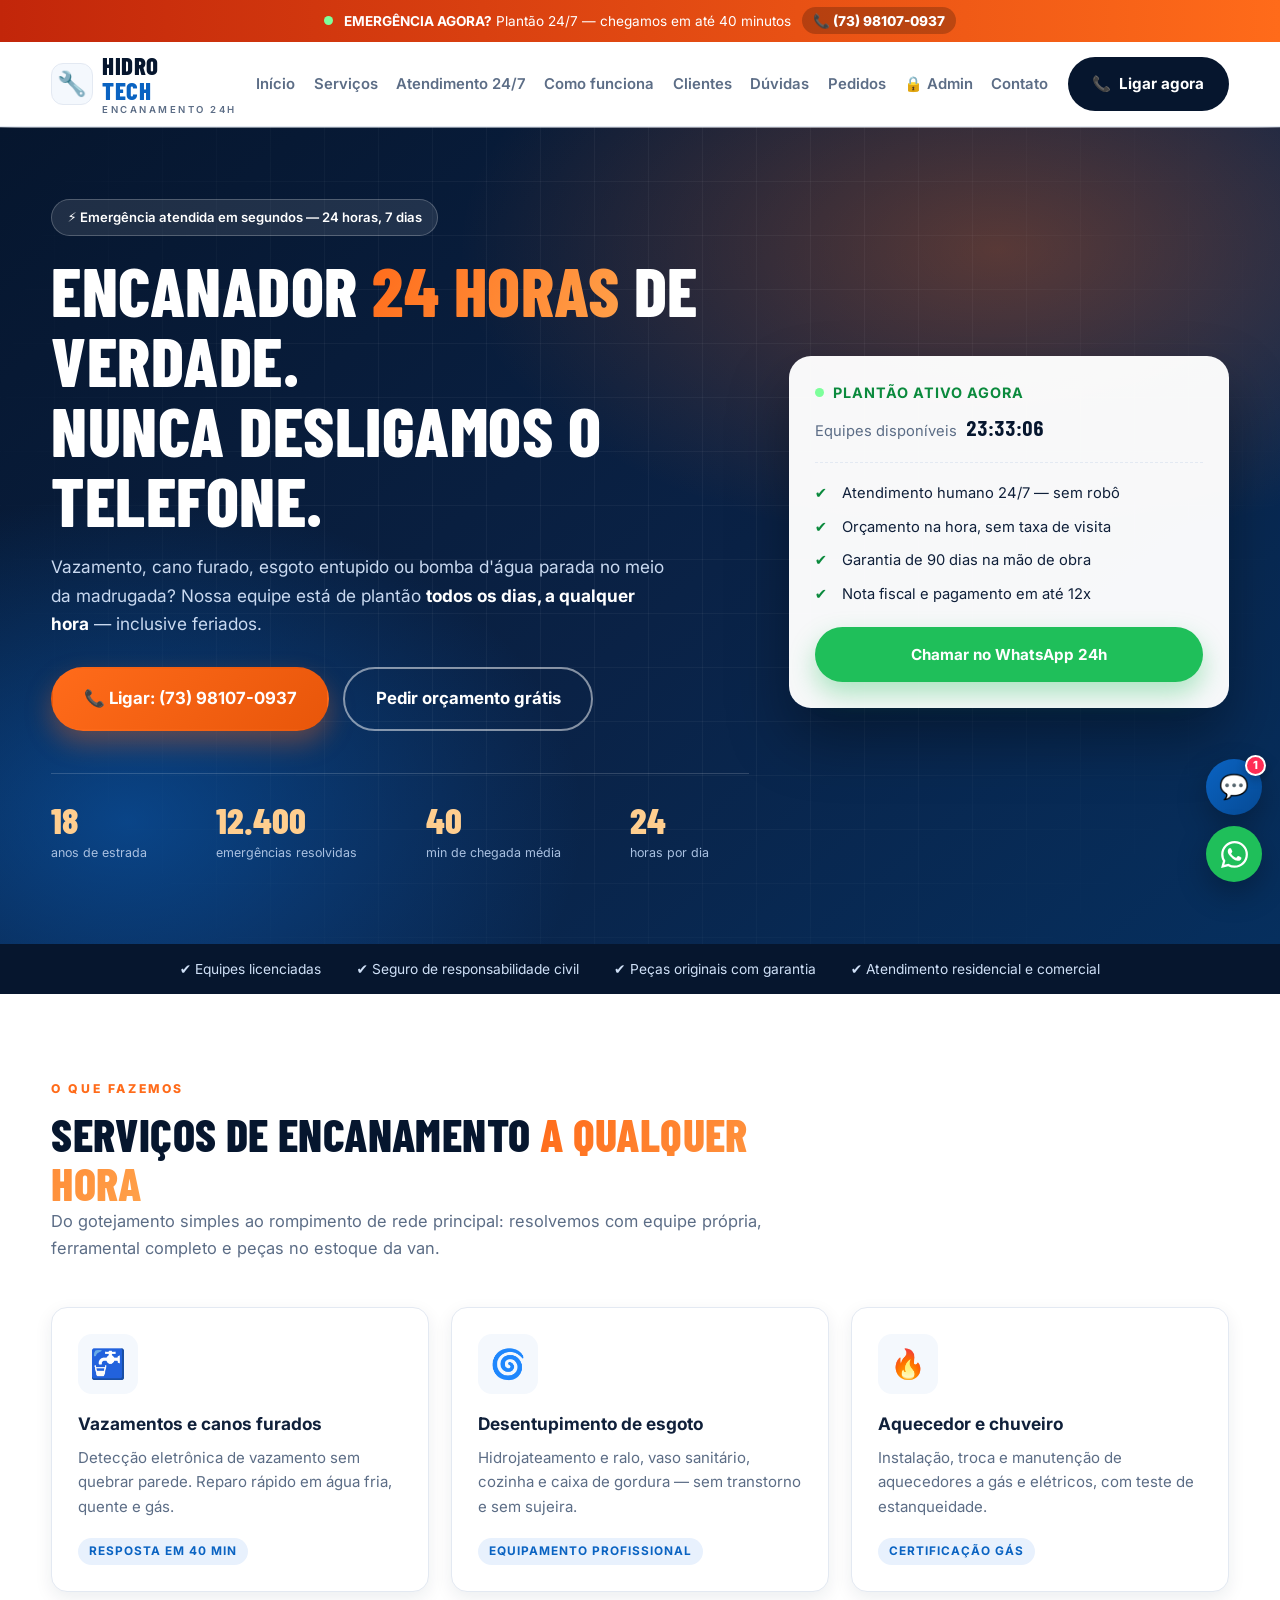
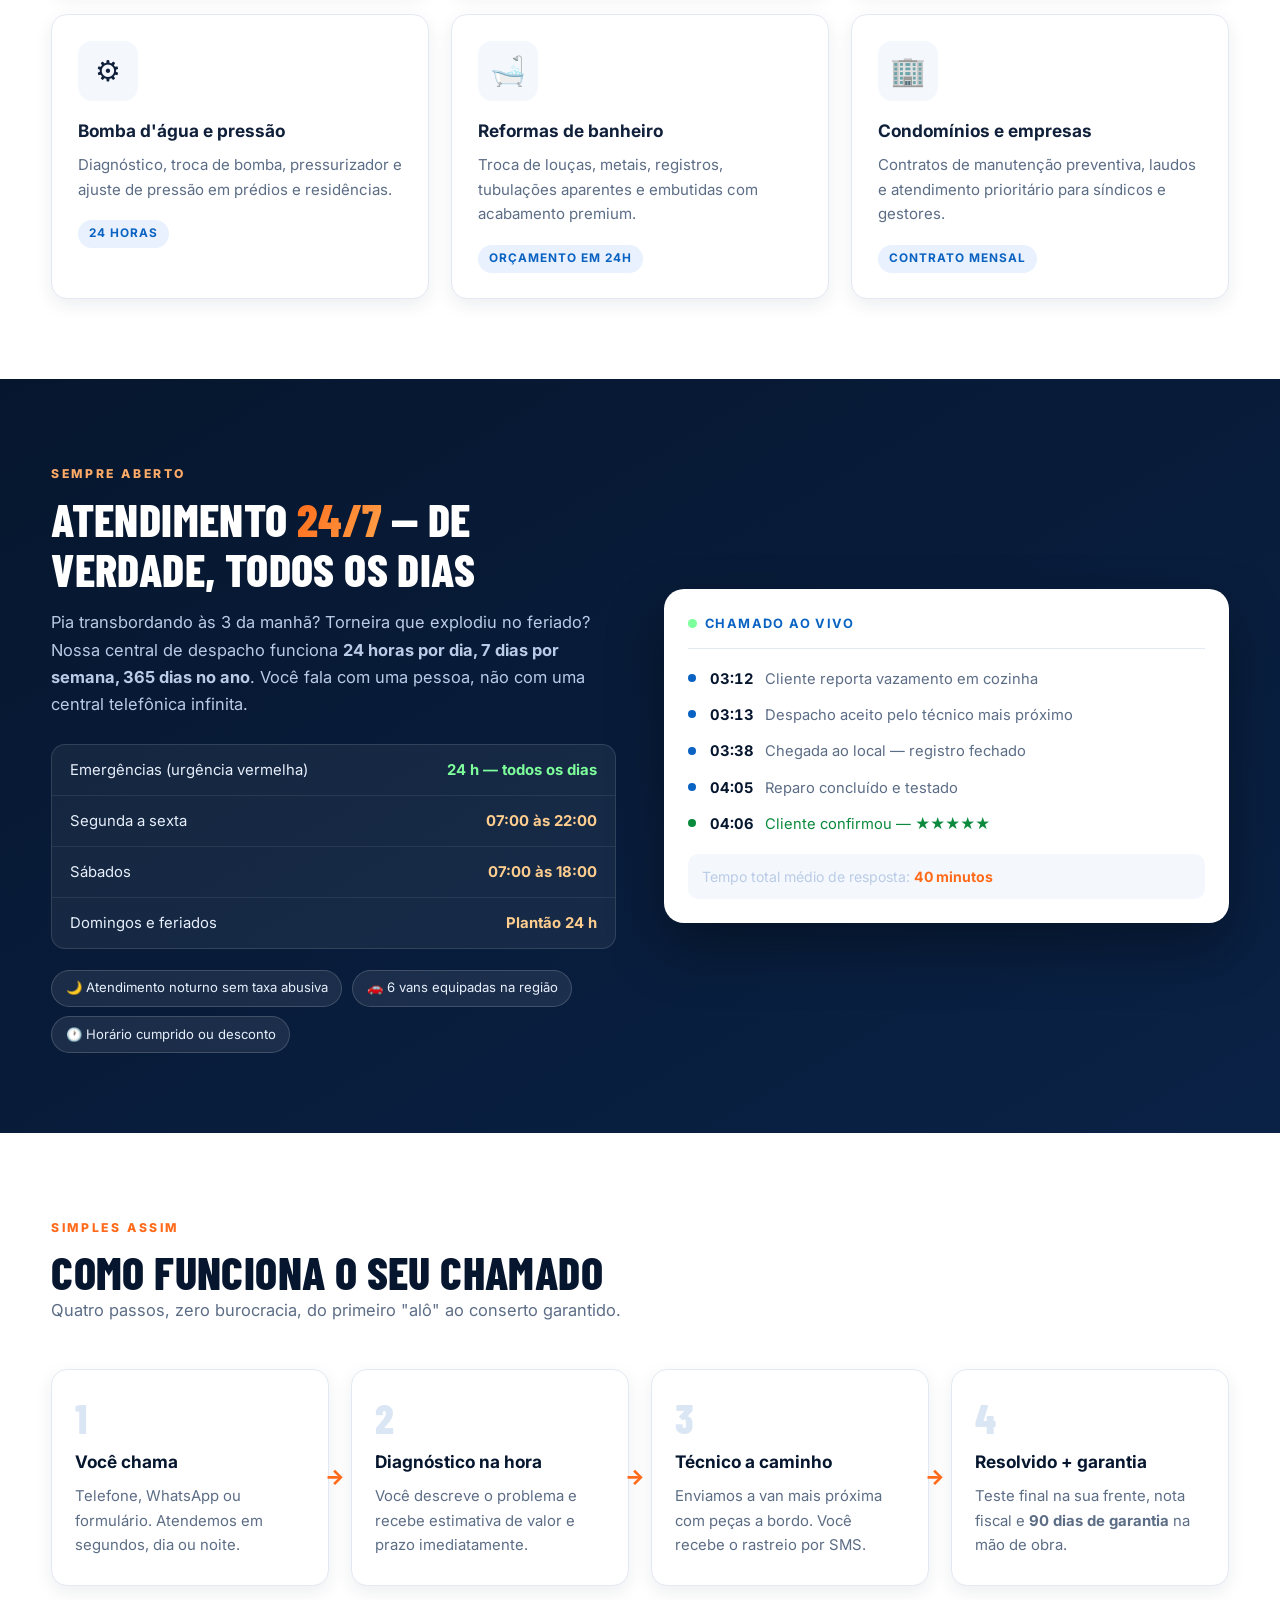
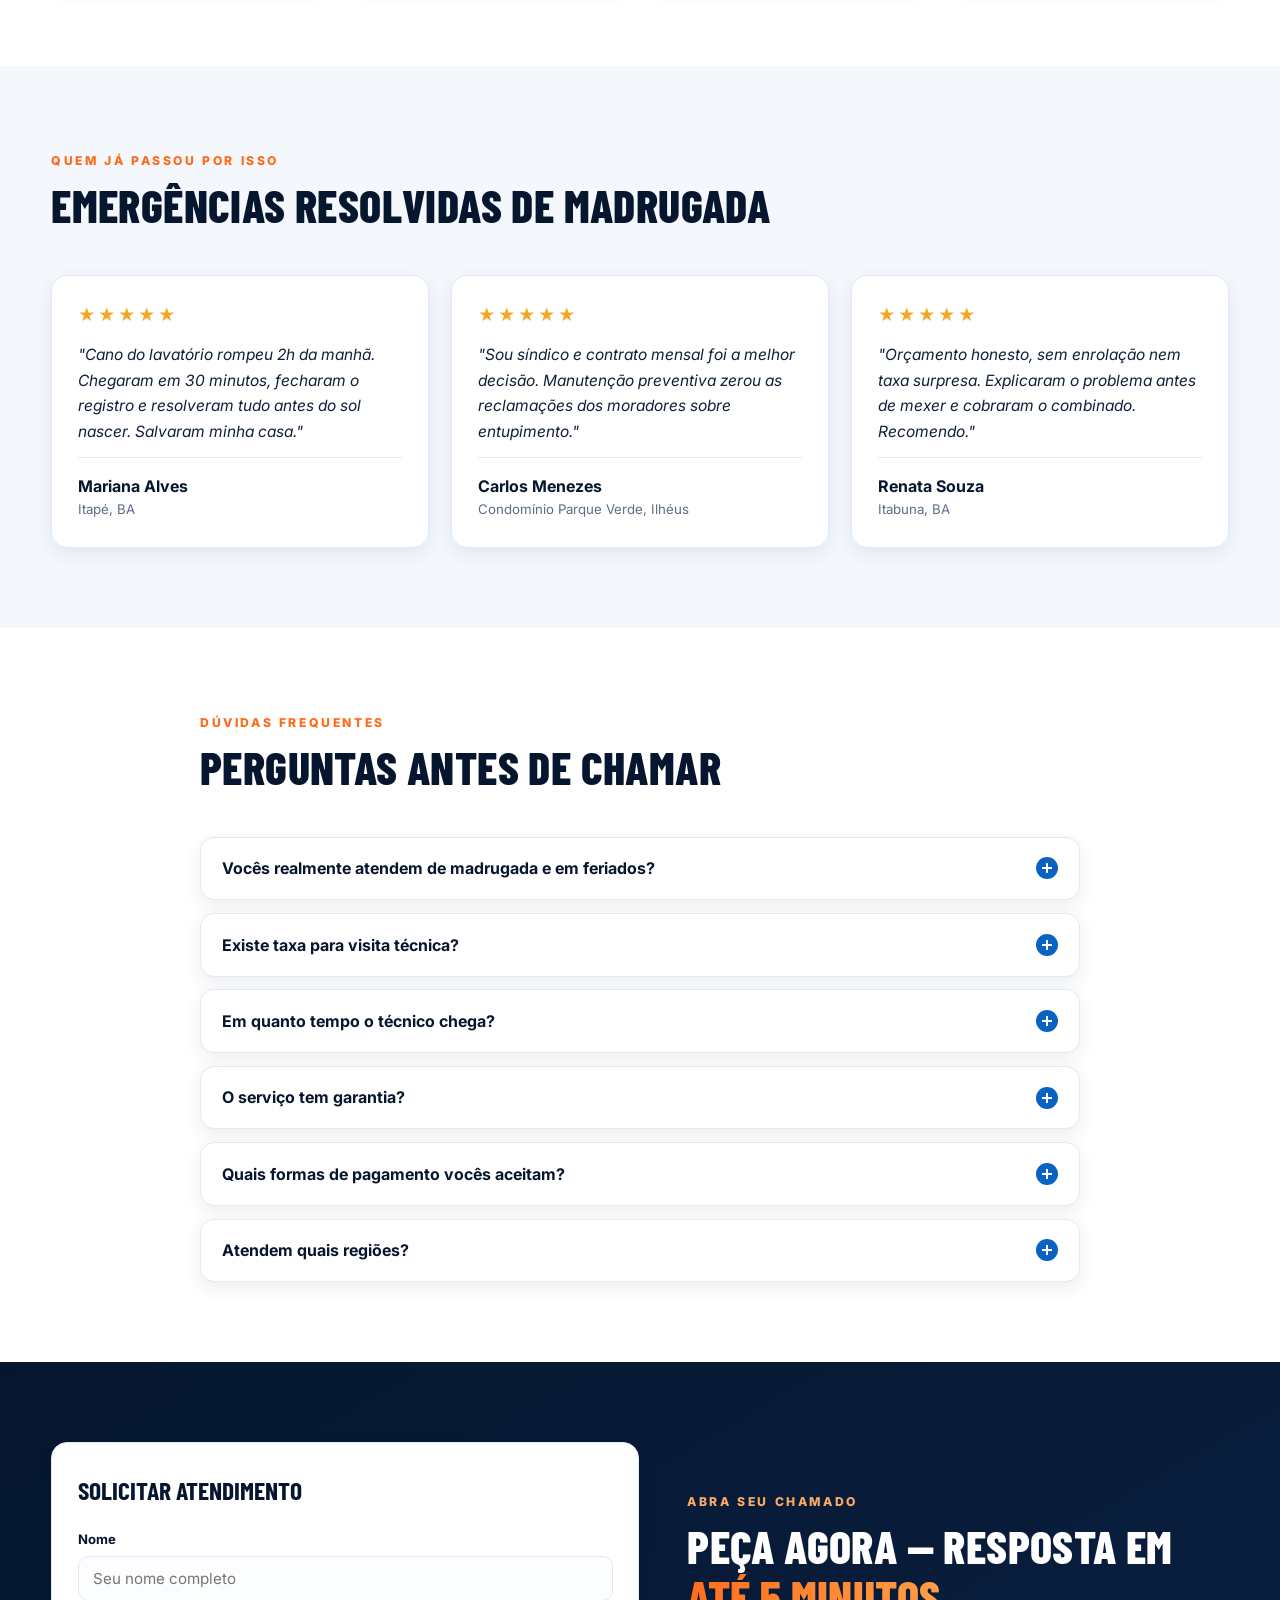
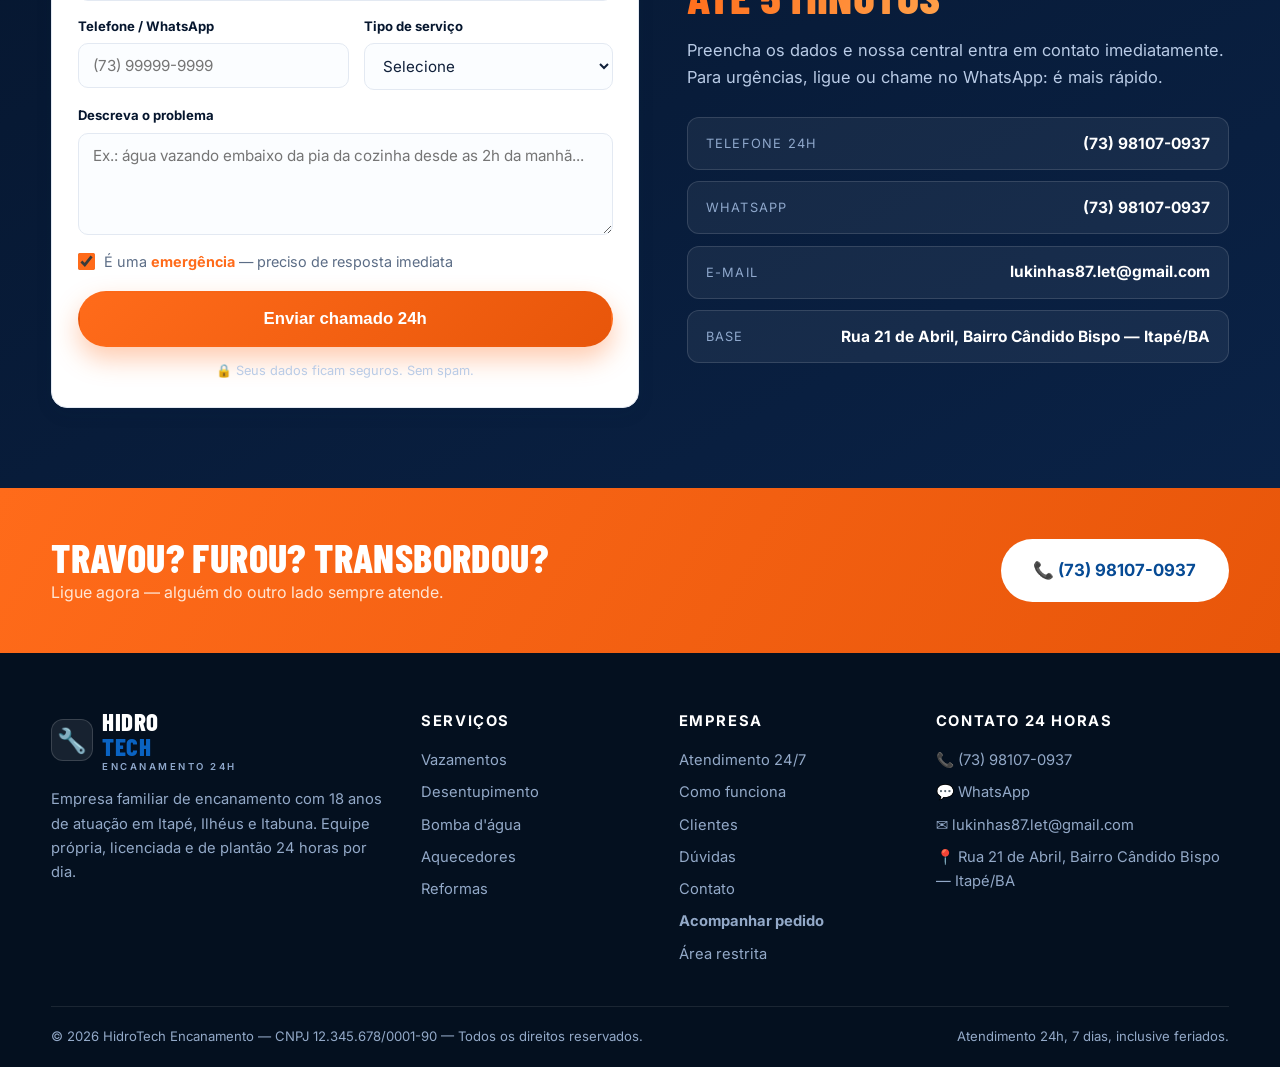
<file: index.html>
<!DOCTYPE html>
<html lang="pt-BR">
<head>
  <meta charset="UTF-8" />
  <meta name="viewport" content="width=device-width, initial-scale=1.0" />
  <title>Encanador 24 Horas em Itapé, Ilhéus e Itabuna | HidroTech — Emergência, Vazamentos e Desentupimento</title>
  <meta name="description" content="Encanador 24 horas em Itapé, Ilhéus e Itabuna com atendimento de emergência 24/7. Vazamentos, desentupimento, bomba d'água e instalações. Orçamento grátis, chegada em até 40 minutos. Telefone (73) 98107-0937." />
  <!-- SEO / compartilhamento -->
  <meta name="google-site-verification" content="YQOf7HY8azKfHJZDS_e75fMPeZdHp7K99CTQHDEaTxY" />
  <link rel="canonical" href="https://hidrotech-encanador-24h.onrender.com/" />
  <meta property="og:type" content="website" />
  <meta property="og:locale" content="pt_BR" />
  <meta property="og:site_name" content="HidroTech Encanamento 24h" />
  <meta property="og:title" content="Encanador 24 Horas em Itapé, Ilhéus e Itabuna | HidroTech" />
  <meta property="og:description" content="Encanador 24 horas com emergência 24/7: vazamentos, desentupimento, bomba d'água e reformas. Orçamento grátis e chegada em até 40 minutos. (73) 98107-0937." />
  <meta property="og:url" content="https://hidrotech-encanador-24h.onrender.com/" />
  <meta name="twitter:card" content="summary" />
  <meta name="twitter:title" content="Encanador 24 Horas em Itapé, Ilhéus e Itabuna | HidroTech" />
  <meta name="twitter:description" content="Emergência 24/7: vazamentos, desentupimento e bomba d'água. Orçamento grátis, chegada em até 40 minutos. (73) 98107-0937." />
  <meta name="theme-color" content="#04101f" />

  <link rel="preconnect" href="https://fonts.googleapis.com" />
  <link rel="preconnect" href="https://fonts.gstatic.com" crossorigin />
  <link href="https://fonts.googleapis.com/css2?family=Inter:wght@400;500;600;700;800;900&family=Barlow+Condensed:wght@600;700;800&display=swap" rel="stylesheet" />
  <link rel="stylesheet" href="styles.css" />

  <!-- Dados estruturados: ficha da empresa (aparece no Google) -->
  <script type="application/ld+json">
  {
    "@context": "https://schema.org",
    "@type": "Plumber",
    "@id": "https://hidrotech-encanador-24h.onrender.com/#empresa",
    "name": "HidroTech Encanamento 24h",
    "alternateName": "HidroTech Encanador 24 Horas",
    "url": "https://hidrotech-encanador-24h.onrender.com/",
    "telephone": "+5573981070937",
    "email": "lukinhas87.let@gmail.com",
    "priceRange": "$$",
    "currenciesAccepted": "BRL",
    "paymentAccepted": "Pix, Dinheiro, Cartão de crédito, Cartão de débito",
    "address": {
      "@type": "PostalAddress",
      "streetAddress": "Rua 21 de Abril, Bairro Cândido Bispo",
      "addressLocality": "Itapé",
      "addressRegion": "BA",
      "addressCountry": "BR"
    },
    "areaServed": [
      { "@type": "City", "name": "Itapé" },
      { "@type": "City", "name": "Ilhéus" },
      { "@type": "City", "name": "Itabuna" }
    ],
    "openingHoursSpecification": [
      {
        "@type": "OpeningHoursSpecification",
        "dayOfWeek": ["Monday", "Tuesday", "Wednesday", "Thursday", "Friday", "Saturday", "Sunday"],
        "opens": "00:00",
        "closes": "23:59"
      }
    ],
    "hasOfferCatalog": {
      "@type": "OfferCatalog",
      "name": "Serviços de encanamento 24 horas",
      "itemListElement": [
        { "@type": "Offer", "itemOffered": { "@type": "Service", "name": "Vazamentos e canos furados" } },
        { "@type": "Offer", "itemOffered": { "@type": "Service", "name": "Desentupimento de esgoto" } },
        { "@type": "Offer", "itemOffered": { "@type": "Service", "name": "Aquecedor e chuveiro" } },
        { "@type": "Offer", "itemOffered": { "@type": "Service", "name": "Bomba d'água e pressão" } },
        { "@type": "Offer", "itemOffered": { "@type": "Service", "name": "Reformas de banheiro" } },
        { "@type": "Offer", "itemOffered": { "@type": "Service", "name": "Manutenção para condomínios e empresas" } }
      ]
    }
  }
  </script>

  <script type="application/ld+json">
  {
    "@context": "https://schema.org",
    "@type": "FAQPage",
    "mainEntity": [
      {
        "@type": "Question",
        "name": "Vocês realmente atendem de madrugada e em feriados?",
        "acceptedAnswer": { "@type": "Answer", "text": "Sim. A central de despacho funciona 24 horas por dia, todos os dias do ano. À noite, madrugada, domingo e feriado, uma equipe de plantão é acionada imediatamente." }
      },
      {
        "@type": "Question",
        "name": "Existe taxa para visita técnica?",
        "acceptedAnswer": { "@type": "Answer", "text": "Não cobramos taxa de visita para emergências. O orçamento é gratuito e, se você aprovar o serviço, o valor já está incluso. Caso opte por não prosseguir, também não há cobrança." }
      },
      {
        "@type": "Question",
        "name": "Em quanto tempo o técnico chega?",
        "acceptedAnswer": { "@type": "Answer", "text": "A média na região é de 40 minutos para urgências. Nos horários de pico ou dias muito movimentados, informamos o prazo exato já na ligação." }
      },
      {
        "@type": "Question",
        "name": "O serviço tem garantia?",
        "acceptedAnswer": { "@type": "Answer", "text": "Toda mão de obra tem 90 dias de garantia por escrito. Peças seguem a garantia do fabricante. Se o mesmo problema voltar, voltamos sem custo." }
      },
      {
        "@type": "Question",
        "name": "Quais formas de pagamento vocês aceitam?",
        "acceptedAnswer": { "@type": "Answer", "text": "Pix, dinheiro, débito, crédito em até 12x e fatura para empresas e condomínios com nota fiscal." }
      },
      {
        "@type": "Question",
        "name": "Atendem quais regiões?",
        "acceptedAnswer": { "@type": "Answer", "text": "Atendemos Itapé, Ilhéus e Itabuna — mais as cidades vizinhas da região (DDD 73). Para confirmar se chegamos no seu endereço, chame no WhatsApp." }
      }
    ]
  }
  </script>
</head>
<body>

  <!-- Barra de emergência -->
  <div class="emergency-bar">
    <div class="container emergency-bar__inner">
      <span class="pulse-dot" aria-hidden="true"></span>
      <span class="emergency-bar__text"><strong>EMERGÊNCIA AGORA?</strong> Plantão 24/7 — chegamos em até 40 minutos</span>
      <a href="tel:+5573981070937" class="emergency-bar__phone">📞 (73) 98107-0937</a>
    </div>
  </div>

  <!-- Cabeçalho -->
  <header class="header" id="header">
    <div class="container header__inner">
      <a href="#inicio" class="logo">
        <span class="logo__icon" aria-hidden="true">🔧</span>
        <span class="logo__text">HIDRO<em>TECH</em><small>Encanamento 24h</small></span>
      </a>

      <nav class="nav" id="nav" aria-label="Navegação principal">
        <a href="#inicio">Início</a>
        <a href="#servicos">Serviços</a>
        <a href="#24-7">Atendimento 24/7</a>
        <a href="#como-funciona">Como funciona</a>
        <a href="#depoimentos">Clientes</a>
        <a href="#faq">Dúvidas</a>
        <a href="pedidos.html">Pedidos</a>
        <a href="admin.html">🔒 Admin</a>
        <a href="#contato">Contato</a>
      </nav>

      <div class="header__actions">
        <a href="tel:+5573981070937" class="btn btn--call">
          <span class="btn__ico">📞</span> Ligar agora
        </a>
        <button class="burger" id="burger" aria-label="Abrir menu" aria-expanded="false">
          <span></span><span></span><span></span>
        </button>
      </div>
    </div>
  </header>

  <main>

    <!-- HERO -->
    <section class="hero" id="inicio">
      <div class="hero__bg" aria-hidden="true"></div>
      <div class="container hero__inner">
        <div class="hero__content">
          <span class="badge">⚡ Emergência atendida em segundos — 24 horas, 7 dias</span>
          <h1>Encanador <span class="hl">24 Horas</span> de verdade.<br />Nunca desligamos o telefone.</h1>
          <p class="hero__lead">
            Vazamento, cano furado, esgoto entupido ou bomba d'água parada no meio da madrugada?
            Nossa equipe está de plantão <strong>todos os dias, a qualquer hora</strong> — inclusive feriados.
          </p>

          <div class="hero__cta">
            <a href="tel:+5573981070937" class="btn btn--primary btn--lg">
              📞 Ligar: (73) 98107-0937
            </a>
            <a href="#contato" class="btn btn--ghost btn--lg">
              Pedir orçamento grátis
            </a>
          </div>

          <ul class="hero__stats">
            <li><strong data-count="18">0</strong><span>anos de estrada</span></li>
            <li><strong data-count="12400">0</strong><span>emergências resolvidas</span></li>
            <li><strong data-count="40">0</strong><span>min de chegada média</span></li>
            <li><strong data-count="24">0</strong><span>horas por dia</span></li>
          </ul>
        </div>

        <aside class="hero__card" aria-label="Chamado de emergência">
          <div class="hero__card-head">
            <span class="pulse-dot"></span>
            <strong>Plantão ativo agora</strong>
          </div>
          <p class="hero__card-time">Equipes disponíveis <b id="clock">--:--:--</b></p>

          <ul class="checklist">
            <li>Atendimento humano 24/7 — sem robô</li>
            <li>Orçamento na hora, sem taxa de visita</li>
            <li>Garantia de 90 dias na mão de obra</li>
            <li>Nota fiscal e pagamento em até 12x</li>
          </ul>

          <a href="https://wa.me/5573981070937?text=Ol%C3%A1!%20Preciso%20de%20um%20encanador%20agora." class="btn btn--whatsapp btn--block" target="_blank" rel="noopener">
            Chamar no WhatsApp 24h
          </a>
        </aside>
      </div>
    </section>

    <!-- FAIXA DE CONFIANÇA -->
    <section class="trustbar">
      <div class="container trustbar__inner">
        <span>✔ Equipes licenciadas</span>
        <span>✔ Seguro de responsabilidade civil</span>
        <span>✔ Peças originais com garantia</span>
        <span>✔ Atendimento residencial e comercial</span>
      </div>
    </section>

    <!-- SERVIÇOS -->
    <section class="section" id="servicos">
      <div class="container">
        <div class="section__head">
          <span class="eyebrow">O que fazemos</span>
          <h2>Serviços de encanamento <span class="hl">a qualquer hora</span></h2>
          <p>Do gotejamento simples ao rompimento de rede principal: resolvemos com equipe própria, ferramental completo e peças no estoque da van.</p>
        </div>

        <div class="grid grid--3">
          <article class="card svc">
            <div class="svc__ico">🚰</div>
            <h3>Vazamentos e canos furados</h3>
            <p>Detecção eletrônica de vazamento sem quebrar parede. Reparo rápido em água fria, quente e gás.</p>
            <span class="svc__tag">Resposta em 40 min</span>
          </article>

          <article class="card svc">
            <div class="svc__ico">🌀</div>
            <h3>Desentupimento de esgoto</h3>
            <p>Hidrojateamento e ralo, vaso sanitário, cozinha e caixa de gordura — sem transtorno e sem sujeira.</p>
            <span class="svc__tag">Equipamento profissional</span>
          </article>

          <article class="card svc">
            <div class="svc__ico">🔥</div>
            <h3>Aquecedor e chuveiro</h3>
            <p>Instalação, troca e manutenção de aquecedores a gás e elétricos, com teste de estanqueidade.</p>
            <span class="svc__tag">Certificação gás</span>
          </article>

          <article class="card svc">
            <div class="svc__ico">⚙️</div>
            <h3>Bomba d'água e pressão</h3>
            <p>Diagnóstico, troca de bomba, pressurizador e ajuste de pressão em prédios e residências.</p>
            <span class="svc__tag">24 horas</span>
          </article>

          <article class="card svc">
            <div class="svc__ico">🛁</div>
            <h3>Reformas de banheiro</h3>
            <p>Troca de louças, metais, registros, tubulações aparentes e embutidas com acabamento premium.</p>
            <span class="svc__tag">Orçamento em 24h</span>
          </article>

          <article class="card svc">
            <div class="svc__ico">🏢</div>
            <h3>Condomínios e empresas</h3>
            <p>Contratos de manutenção preventiva, laudos e atendimento prioritário para síndicos e gestores.</p>
            <span class="svc__tag">Contrato mensal</span>
          </article>
        </div>
      </div>
    </section>

    <!-- ATENDIMENTO 24/7 -->
    <section class="section section--dark" id="24-7">
      <div class="container split">
        <div class="split__text">
          <span class="eyebrow eyebrow--light">Sempre aberto</span>
          <h2>Atendimento <span class="hl">24/7</span> — de verdade, todos os dias</h2>
          <p>
            Pia transbordando às 3 da manhã? Torneira que explodiu no feriado?
            Nossa central de despacho funciona <strong>24 horas por dia, 7 dias por semana, 365 dias no ano</strong>.
            Você fala com uma pessoa, não com uma central telefônica infinita.
          </p>

          <div class="hours">
            <div class="hours__row"><span>Emergências (urgência vermelha)</span><b>24 h — todos os dias</b></div>
            <div class="hours__row"><span>Segunda a sexta</span><b>07:00 às 22:00</b></div>
            <div class="hours__row"><span>Sábados</span><b>07:00 às 18:00</b></div>
            <div class="hours__row"><span>Domingos e feriados</span><b>Plantão 24 h</b></div>
          </div>

          <div class="chips">
            <span class="chip">🌙 Atendimento noturno sem taxa abusiva</span>
            <span class="chip">🚗 6 vans equipadas na região</span>
            <span class="chip">🕐 Horário cumprido ou desconto</span>
          </div>
        </div>

        <div class="split__panel">
          <div class="ticket">
            <div class="ticket__head">
              <span class="pulse-dot"></span> Chamado ao vivo
            </div>
            <ul class="ticket__list">
              <li><b>03:12</b> Cliente reporta vazamento em cozinha</li>
              <li><b>03:13</b> Despacho aceito pelo técnico mais próximo</li>
              <li><b>03:38</b> Chegada ao local — registro fechado</li>
              <li><b>04:05</b> Reparo concluído e testado</li>
              <li class="ok"><b>04:06</b> Cliente confirmou — ★★★★★</li>
            </ul>
            <p class="ticket__foot">Tempo total médio de resposta: <strong>40 minutos</strong></p>
          </div>
        </div>
      </div>
    </section>

    <!-- COMO FUNCIONA -->
    <section class="section" id="como-funciona">
      <div class="container">
        <div class="section__head">
          <span class="eyebrow">Simples assim</span>
          <h2>Como funciona o seu chamado</h2>
          <p>Quatro passos, zero burocracia, do primeiro "alô" ao conserto garantido.</p>
        </div>

        <ol class="steps">
          <li class="step">
            <span class="step__num">1</span>
            <h3>Você chama</h3>
            <p>Telefone, WhatsApp ou formulário. Atendemos em segundos, dia ou noite.</p>
          </li>
          <li class="step">
            <span class="step__num">2</span>
            <h3>Diagnóstico na hora</h3>
            <p>Você descreve o problema e recebe estimativa de valor e prazo imediatamente.</p>
          </li>
          <li class="step">
            <span class="step__num">3</span>
            <h3>Técnico a caminho</h3>
            <p>Enviamos a van mais próxima com peças a bordo. Você recebe o rastreio por SMS.</p>
          </li>
          <li class="step">
            <span class="step__num">4</span>
            <h3>Resolvido + garantia</h3>
            <p>Teste final na sua frente, nota fiscal e <strong>90 dias de garantia</strong> na mão de obra.</p>
          </li>
        </ol>
      </div>
    </section>

    <!-- DEPOIMENTOS -->
    <section class="section section--soft" id="depoimentos">
      <div class="container">
        <div class="section__head">
          <span class="eyebrow">Quem já passou por isso</span>
          <h2>Emergências resolvidas de madrugada</h2>
        </div>

        <div class="grid grid--3">
          <figure class="card quote">
            <div class="stars">★★★★★</div>
            <blockquote>"Cano do lavatório rompeu 2h da manhã. Chegaram em 30 minutos, fecharam o registro e resolveram tudo antes do sol nascer. Salvaram minha casa."</blockquote>
            <figcaption><b>Mariana Alves</b><span>Itapé, BA</span></figcaption>
          </figure>

          <figure class="card quote">
            <div class="stars">★★★★★</div>
            <blockquote>"Sou síndico e contrato mensal foi a melhor decisão. Manutenção preventiva zerou as reclamações dos moradores sobre entupimento."</blockquote>
            <figcaption><b>Carlos Menezes</b><span>Condomínio Parque Verde, Ilhéus</span></figcaption>
          </figure>

          <figure class="card quote">
            <div class="stars">★★★★★</div>
            <blockquote>"Orçamento honesto, sem enrolação nem taxa surpresa. Explicaram o problema antes de mexer e cobraram o combinado. Recomendo."</blockquote>
            <figcaption><b>Renata Souza</b><span>Itabuna, BA</span></figcaption>
          </figure>
        </div>
      </div>
    </section>

    <!-- FAQ -->
    <section class="section" id="faq">
      <div class="container narrow">
        <div class="section__head">
          <span class="eyebrow">Dúvidas frequentes</span>
          <h2>Perguntas antes de chamar</h2>
        </div>

        <div class="faq" id="faqList">
          <details class="faq__item">
            <summary>Vocês realmente atendem de madrugada e em feriados?<span class="faq__plus"></span></summary>
            <p>Sim. A central de despacho funciona 24 horas por dia, todos os dias do ano. À noite, madrugada, domingo e feriado, uma equipe de plantão é acionada imediatamente.</p>
          </details>

          <details class="faq__item">
            <summary>Existe taxa para visita técnica?<span class="faq__plus"></span></summary>
            <p>Não cobramos taxa de visita para emergências. O orçamento é gratuito e, se você aprovar o serviço, o valor já está incluso. Caso opte por não prosseguir, também não há cobrança.</p>
          </details>

          <details class="faq__item">
            <summary>Em quanto tempo o técnico chega?<span class="faq__plus"></span></summary>
            <p>A média na região é de 40 minutos para urgências. Nos horários de pico ou dias muito movimentados, informamos o prazo exato já na ligação.</p>
          </details>

          <details class="faq__item">
            <summary>O serviço tem garantia?<span class="faq__plus"></span></summary>
            <p>Toda mão de obra tem 90 dias de garantia por escrito. Peças seguem a garantia do fabricante. Se o mesmo problema voltar, voltamos sem custo.</p>
          </details>

          <details class="faq__item">
            <summary>Quais formas de pagamento vocês aceitam?<span class="faq__plus"></span></summary>
            <p>Pix, dinheiro, débito, crédito em até 12x e fatura para empresas e condomínios com nota fiscal.</p>
          </details>

          <details class="faq__item">
            <summary>Atendem quais regiões?<span class="faq__plus"></span></summary>
            <p>Atendemos Itapé, Ilhéus e Itabuna — mais as cidades vizinhas da região (DDD 73). Para confirmar se chegamos no seu endereço, chame no WhatsApp.</p>
          </details>
        </div>
      </div>
    </section>

    <!-- CONTATO / CHAMADO -->
    <section class="section section--dark" id="contato">
      <div class="container split split--reverse">
        <div class="split__text">
          <span class="eyebrow eyebrow--light">Abra seu chamado</span>
          <h2>Peça agora — resposta em <span class="hl">até 5 minutos</span></h2>
          <p>Preencha os dados e nossa central entra em contato imediatamente. Para urgências, ligue ou chame no WhatsApp: é mais rápido.</p>

          <div class="contact-lines">
            <a href="tel:+5573981070937" class="contact-line"><span>Telefone 24h</span><b>(73) 98107-0937</b></a>
            <a href="https://wa.me/5573981070937" class="contact-line" target="_blank" rel="noopener"><span>WhatsApp</span><b>(73) 98107-0937</b></a>
            <a href="mailto:lukinhas87.let@gmail.com" class="contact-line"><span>E-mail</span><b>lukinhas87.let@gmail.com</b></a>
            <div class="contact-line"><span>Base</span><b>Rua 21 de Abril, Bairro Cândido Bispo — Itapé/BA</b></div>
          </div>
        </div>

        <div class="split__panel">
          <form class="form card" id="callForm" novalidate>
            <h3>Solicitar atendimento</h3>

            <div class="field">
              <label for="nome">Nome</label>
              <input id="nome" name="nome" type="text" placeholder="Seu nome completo" required />
            </div>

            <div class="field-row">
              <div class="field">
                <label for="fone">Telefone / WhatsApp</label>
                <input id="fone" name="fone" type="tel" placeholder="(73) 99999-9999" required />
              </div>
              <div class="field">
                <label for="tipo">Tipo de serviço</label>
                <select id="tipo" name="tipo" required>
                  <option value="">Selecione</option>
                  <option>🔥 Emergência / vazamento</option>
                  <option>🌀 Desentupimento</option>
                  <option>⚙️ Bomba d'água</option>
                  <option>🔥 Aquecedor / chuveiro</option>
                  <option>🛁 Reforma de banheiro</option>
                  <option>🏢 Contrato / condomínio</option>
                </select>
              </div>
            </div>

            <div class="field">
              <label for="msg">Descreva o problema</label>
              <textarea id="msg" name="msg" rows="4" placeholder="Ex.: água vazando embaixo da pia da cozinha desde as 2h da manhã..."></textarea>
            </div>

            <label class="check">
              <input type="checkbox" id="urgente" checked />
              <span>É uma <b>emergência</b> — preciso de resposta imediata</span>
            </label>

            <button type="submit" class="btn btn--primary btn--block btn--lg">Enviar chamado 24h</button>
            <p class="form__note" id="formNote">🔒 Seus dados ficam seguros. Sem spam.</p>
          </form>
        </div>
      </div>
    </section>

    <!-- CTA FINAL -->
    <section class="cta-final">
      <div class="container cta-final__inner">
        <div>
          <h2>Travou? Furou? Transbordou?</h2>
          <p>Ligue agora — alguém do outro lado sempre atende.</p>
        </div>
        <a href="tel:+5573981070937" class="btn btn--white btn--lg">📞 (73) 98107-0937</a>
      </div>
    </section>

  </main>

  <!-- RODAPÉ -->
  <footer class="footer">
    <div class="container footer__grid">
      <div>
        <a href="#inicio" class="logo logo--light">
          <span class="logo__icon">🔧</span>
          <span class="logo__text">HIDRO<em>TECH</em><small>Encanamento 24h</small></span>
        </a>
        <p class="footer__about">Empresa familiar de encanamento com 18 anos de atuação em Itapé, Ilhéus e Itabuna. Equipe própria, licenciada e de plantão 24 horas por dia.</p>
      </div>

      <div>
        <h4>Serviços</h4>
        <ul>
          <li><a href="#servicos">Vazamentos</a></li>
          <li><a href="#servicos">Desentupimento</a></li>
          <li><a href="#servicos">Bomba d'água</a></li>
          <li><a href="#servicos">Aquecedores</a></li>
          <li><a href="#servicos">Reformas</a></li>
        </ul>
      </div>

      <div>
        <h4>Empresa</h4>
        <ul>
          <li><a href="#24-7">Atendimento 24/7</a></li>
          <li><a href="#como-funciona">Como funciona</a></li>
          <li><a href="#depoimentos">Clientes</a></li>
          <li><a href="#faq">Dúvidas</a></li>
          <li><a href="#contato">Contato</a></li>
          <li><a href="pedidos.html"><strong>Acompanhar pedido</strong></a></li>
          <li><a href="admin.html">Área restrita</a></li>
        </ul>
      </div>

      <div>
        <h4>Contato 24 horas</h4>
        <ul>
          <li>📞 <a href="tel:+5573981070937">(73) 98107-0937</a></li>
          <li>💬 <a href="https://wa.me/5573981070937" target="_blank" rel="noopener">WhatsApp</a></li>
          <li>✉️ <a href="mailto:lukinhas87.let@gmail.com">lukinhas87.let@gmail.com</a></li>
          <li>📍 Rua 21 de Abril, Bairro Cândido Bispo — Itapé/BA</li>
        </ul>
      </div>
    </div>

    <div class="container footer__bottom">
      <p>© <span id="year">2026</span> HidroTech Encanamento — CNPJ 12.345.678/0001-90 — Todos os direitos reservados.</p>
      <p>Atendimento 24h, 7 dias, inclusive feriados.</p>
    </div>
  </footer>

  <!-- Botões flutuantes -->
  <div class="floats">
    <button type="button" class="float-btn float-btn--chat" id="chatToggle" aria-label="Abrir atendimento online" aria-expanded="false" aria-controls="chatPanel">
      💬
      <span class="chat__badge" id="chatBadge">1</span>
    </button>
    <a href="https://wa.me/5573981070937?text=Ol%C3%A1!%20Preciso%20de%20um%20encanador." class="float-btn float-btn--wa" target="_blank" rel="noopener" aria-label="Falar no WhatsApp 24h">
      <svg viewBox="0 0 24 24" width="27" height="27" fill="#fff" aria-hidden="true"><path d="M17.472 14.382c-.297-.149-1.758-.867-2.03-.967-.273-.099-.471-.148-.67.15-.197.297-.767.966-.94 1.164-.173.199-.347.223-.644.075-.297-.15-1.255-.463-2.39-1.475-.883-.788-1.48-1.761-1.653-2.059-.173-.297-.018-.458.13-.606.134-.133.298-.347.446-.52.149-.174.198-.298.298-.497.099-.198.05-.371-.025-.52-.075-.149-.669-1.612-.916-2.207-.242-.579-.487-.5-.669-.51-.173-.008-.371-.01-.57-.01-.198 0-.52.074-.792.372-.272.297-1.04 1.016-1.04 2.479 0 1.462 1.065 2.875 1.213 3.074.149.198 2.096 3.2 5.077 4.487.709.306 1.262.489 1.694.625.712.227 1.36.195 1.871.118.571-.085 1.758-.719 2.006-1.413.248-.694.248-1.289.173-1.413-.074-.124-.272-.198-.57-.347M12.05 21.785h-.004a9.87 9.87 0 0 1-5.031-1.378l-.361-.214-3.741.982.998-3.648-.235-.374a9.86 9.86 0 0 1-1.51-5.26c.001-5.45 4.436-9.884 9.888-9.884 2.64 0 5.122 1.03 6.988 2.898a9.825 9.825 0 0 1 2.893 6.994c-.003 5.45-4.437 9.884-9.885 9.884m8.413-18.297A11.815 11.815 0 0 0 12.05 0C5.495 0 .16 5.335.157 11.892c0 2.096.547 4.142 1.588 5.945L.057 24l6.305-1.654a11.882 11.882 0 0 0 5.683 1.448h.005c6.554 0 11.89-5.335 11.893-11.893a11.821 11.821 0 0 0-3.48-8.413"/></svg>
    </a>
  </div>

  <!-- Atendimento no site (bot) -->
  <section class="chat__panel" id="chatPanel" aria-label="Atendimento HidroTech" hidden>
    <header class="chat__head">
      <span class="chat__avatar" aria-hidden="true">🛠️</span>
      <span class="chat__who">
        <b>HidroTech · Atendimento</b>
        <small><i class="chat__dot"></i> Plantão 24h — respondendo agora</small>
      </span>
      <button type="button" class="chat__close" id="chatClose" aria-label="Fechar atendimento">✕</button>
    </header>

    <div class="chat__msgs" id="chatMsgs" role="log" aria-live="polite" aria-label="Conversa"></div>

    <div class="chat__quick" id="chatQuick" aria-label="Opções rápidas"></div>

    <form class="chat__form" id="chatForm" autocomplete="off">
      <input type="file" id="chatFile" accept="image/*,video/*" hidden tabindex="-1" aria-hidden="true" />
      <input type="text" id="chatInput" placeholder="Escreva sua mensagem…" aria-label="Mensagem" />
      <button type="button" class="chat__attach" id="chatAttach" title="Enviar foto ou vídeo do local" aria-label="Enviar foto ou vídeo do local">📎</button>
      <button type="submit" aria-label="Enviar mensagem">➤</button>
    </form>
  </section>

  <script src="db.js"></script>
  <script src="script.js"></script>
  <script src="chat.js"></script>
</body>
</html>
</file>
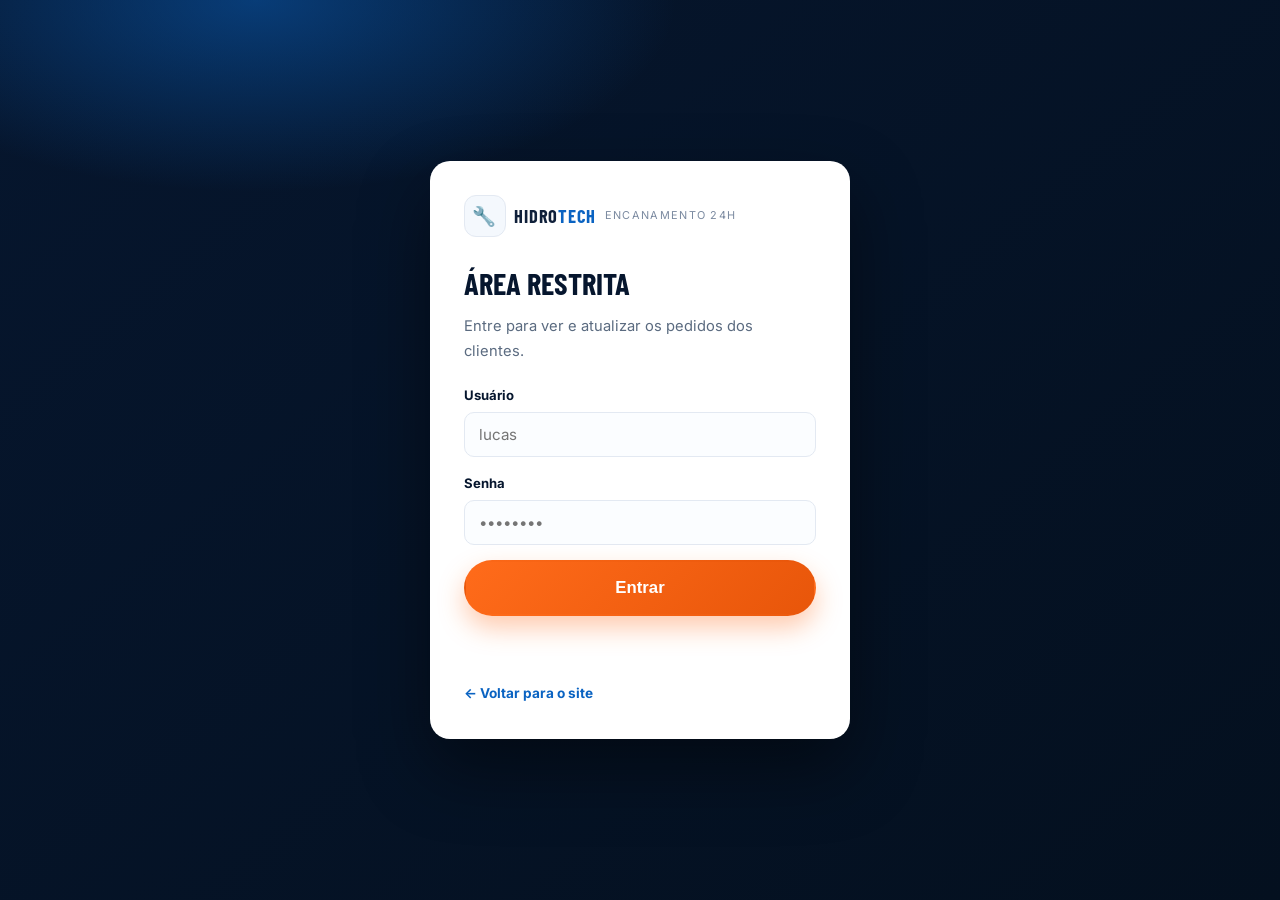
<file: admin.html>
<!DOCTYPE html>
<html lang="pt-BR">
<head>
  <meta charset="UTF-8" />
  <meta name="viewport" content="width=device-width, initial-scale=1.0" />
  <title>Painel de Pedidos — HidroTech (área restrita)</title>
  <meta name="robots" content="noindex, nofollow" />
  <link rel="preconnect" href="https://fonts.googleapis.com" />
  <link rel="preconnect" href="https://fonts.gstatic.com" crossorigin />
  <link href="https://fonts.googleapis.com/css2?family=Inter:wght@400;500;600;700;800;900&family=Barlow+Condensed:wght@600;700;800&display=swap" rel="stylesheet" />
  <link rel="stylesheet" href="styles.css" />
</head>
<body class="adm-body">

  <!-- LOGIN -->
  <section class="adm-login" id="loginView">
    <div class="adm-login__card">
      <div class="adm-login__brand">
        <span class="logo__icon" aria-hidden="true">🔧</span>
        <b>HIDRO<em>TECH</em></b>
        <small>Encanamento 24h</small>
      </div>

      <h1>Área restrita</h1>
      <p>Entre para ver e atualizar os pedidos dos clientes.</p>

      <form id="loginForm" novalidate>
        <div class="field">
          <label for="admUser">Usuário</label>
          <input id="admUser" type="text" autocomplete="username" placeholder="lucas" required />
        </div>
        <div class="field">
          <label for="admPass">Senha</label>
          <input id="admPass" type="password" autocomplete="current-password" placeholder="••••••••" required />
        </div>
        <button type="submit" class="btn btn--primary btn--block btn--lg" id="loginBtn">Entrar</button>
        <p class="adm-login__msg" id="loginMsg"></p>
      </form>

      <a class="adm-login__back" href="index.html">← Voltar para o site</a>
    </div>
  </section>

  <!-- PAINEL -->
  <section class="adm" id="dashView" hidden>
    <header class="adm__top">
      <div class="adm__brand">
        <span class="logo__icon" aria-hidden="true">🔧</span>
        <span><b>HIDRO<em>TECH</em></b><small>Painel de pedidos</small></span>
      </div>
      <div class="adm__top-actions">
        <span class="adm__who" id="admWho"></span>
        <a href="index.html" class="btn btn--ghost btn--sm">Ver site</a>
        <button type="button" class="btn btn--ghost btn--sm" id="logoutBtn">Sair</button>
      </div>
    </header>

    <main class="adm__main">
      <div class="adm__stats" id="admStats"></div>

      <div class="adm__toolbar">
        <input type="search" id="admSearch" placeholder="Buscar por protocolo, cliente ou telefone…" aria-label="Buscar pedidos" />
        <select id="admFilter" aria-label="Filtrar por status">
          <option value="">Todos os status</option>
          <option value="recebido">Recebido</option>
          <option value="em_atendimento">Em atendimento</option>
          <option value="a_caminho">A caminho</option>
          <option value="concluido">Concluído</option>
          <option value="cancelado">Cancelado</option>
        </select>
        <button type="button" class="btn btn--soft btn--sm" id="refreshBtn">⟳ Atualizar</button>
        <button type="button" class="btn btn--primary btn--sm" id="newBtn">+ Novo chamado</button>
      </div>

      <p class="adm__updated" id="admUpdated"></p>
      <div class="adm__list" id="admList"></div>
    </main>
  </section>

  <!-- MODAL NOVO CHAMADO -->
  <div class="adm-modal" id="newModal" hidden>
    <div class="adm-modal__box" role="dialog" aria-modal="true" aria-label="Novo chamado">
      <h3>Registrar chamado manual</h3>
      <p class="adm-modal__hint">Use para pedidos que chegaram só no WhatsApp ou por telefone.</p>
      <form id="newForm" novalidate>
        <div class="field-row">
          <div class="field">
            <label for="nNome">Nome</label>
            <input id="nNome" type="text" placeholder="Nome do cliente" />
          </div>
          <div class="field">
            <label for="nFone">Telefone / WhatsApp</label>
            <input id="nFone" type="tel" placeholder="(73) 99999-9999" />
          </div>
        </div>
        <div class="field-row">
          <div class="field">
            <label for="nServico">Serviço</label>
            <select id="nServico">
              <option>Emergência / vazamento</option>
              <option>Desentupimento</option>
              <option>Bomba d'água</option>
              <option>Aquecedor / chuveiro</option>
              <option>Reforma de banheiro</option>
              <option>Contrato / condomínio</option>
              <option>Outro</option>
            </select>
          </div>
          <div class="field">
            <label for="nUrg">Urgência</label>
            <select id="nUrg">
              <option>Normal</option>
              <option>Emergência — agora</option>
              <option>Agendado</option>
            </select>
          </div>
        </div>
        <div class="field">
          <label for="nEnd">Endereço</label>
          <input id="nEnd" type="text" placeholder="Rua, bairro e ponto de referência" />
        </div>
        <div class="field">
          <label for="nDesc">Descrição</label>
          <textarea id="nDesc" rows="3" placeholder="O que o cliente relatou…"></textarea>
        </div>
        <div class="adm-modal__actions">
          <button type="button" class="btn btn--soft btn--sm" id="newCancel">Cancelar</button>
          <button type="submit" class="btn btn--primary btn--sm" id="newSave">Salvar chamado</button>
        </div>
        <p class="adm-login__msg" id="newMsg"></p>
      </form>
    </div>
  </div>

  <script src="db.js"></script>
  <script src="script.js"></script>
  <script>
    (function () {
      "use strict";

      var loginView = document.getElementById("loginView");
      var dashView = document.getElementById("dashView");
      var loginForm = document.getElementById("loginForm");
      var loginBtn = document.getElementById("loginBtn");
      var loginMsg = document.getElementById("loginMsg");
      var statsBox = document.getElementById("admStats");
      var listBox = document.getElementById("admList");
      var updated = document.getElementById("admUpdated");
      var search = document.getElementById("admSearch");
      var filter = document.getElementById("admFilter");
      var modal = document.getElementById("newModal");
      var newForm = document.getElementById("newForm");
      var newMsg = document.getElementById("newMsg");

      var STATUS = [
        { key: "recebido", label: "Recebido" },
        { key: "em_atendimento", label: "Em atendimento" },
        { key: "a_caminho", label: "A caminho" },
        { key: "concluido", label: "Concluído" },
        { key: "cancelado", label: "Cancelado" }
      ];

      var ORIGENS = {
        chat: "💬 Chat do site",
        whatsapp: "📱 WhatsApp",
        formulario: "📋 Formulário",
        site: "🌐 Site",
        telefone: "📞 Telefone",
        manual: "✍️ Manual"
      };

      var dados = [];
      var carregando = false;

      function esc(s) {
        return String(s == null ? "" : s).replace(/[&<>"]/g, function (c) {
          return { "&": "&amp;", "<": "&lt;", ">": "&gt;", '"': "&quot;" }[c];
        });
      }

      function foneDigits(s) { return String(s || "").replace(/\D/g, ""); }

      function dataBR(iso) {
        if (!iso) return "—";
        try {
          return new Date(iso).toLocaleString("pt-BR", {
            day: "2-digit", month: "2-digit", year: "numeric",
            hour: "2-digit", minute: "2-digit"
          });
        } catch (e) { return "—"; }
      }

      function statusLabel(key) {
        var s = STATUS.find(function (x) { return x.key === key; });
        return s ? s.label : key;
      }

      function mostrarLogin(mensagem) {
        dashView.hidden = true;
        loginView.style.display = "";
        if (mensagem) loginMsg.textContent = mensagem;
      }

      function mostrarPainel(sess) {
        loginView.style.display = "none";
        dashView.hidden = false;
        document.getElementById("admWho").textContent =
          (sess && sess.user && sess.user.email) || "admin";
        carregar();
      }

      /* ---------- Login ---------- */
      loginForm.addEventListener("submit", function (e) {
        e.preventDefault();
        var u = document.getElementById("admUser").value.trim();
        var p = document.getElementById("admPass").value;
        if (!u || !p) { loginMsg.textContent = "Preencha usuário e senha."; return; }

        loginBtn.disabled = true;
        loginBtn.textContent = "Verificando…";
        loginMsg.textContent = "";

        window.HidroDB.login(u, p)
          .then(function (sess) {
            document.getElementById("admPass").value = "";
            mostrarPainel(sess);
          })
          .catch(function (err) {
            loginMsg.textContent = "⚠️ " + (err.message || "Usuário ou senha inválidos.");
          })
          .finally(function () {
            loginBtn.disabled = false;
            loginBtn.textContent = "Entrar";
          });
      });

      document.getElementById("logoutBtn").addEventListener("click", function () {
        window.HidroDB.logout();
        mostrarLogin("Sessão encerrada.");
      });

      /* ---------- Carga de dados ---------- */
      function carregar() {
        if (carregando) return;
        carregando = true;
        updated.textContent = "Carregando pedidos…";

        window.HidroDB.listarChamados()
          .then(function (linhas) {
            dados = Array.isArray(linhas) ? linhas : [];
            render();
            updated.textContent = "Atualizado às " +
              new Date().toLocaleTimeString("pt-BR", { hour: "2-digit", minute: "2-digit" });
          })
          .catch(function (err) {
            if (err && (err.naoLogado || err.status === 401)) {
              window.HidroDB.logout();
              mostrarLogin("Sua sessão expirou — entre novamente.");
            } else {
              updated.textContent = "⚠️ Não foi possível carregar. Clique em Atualizar.";
            }
          })
          .finally(function () { carregando = false; });
      }

      function filtrados() {
        var termo = (search.value || "").toLowerCase().trim();
        var st = filter.value;
        return dados.filter(function (d) {
          if (st && d.status !== st) return false;
          if (!termo) return true;
          return [d.protocolo, d.nome, d.telefone, d.servico, d.endereco]
            .join(" ").toLowerCase().indexOf(termo) !== -1;
        });
      }

      function render() {
        /* estatísticas */
        var conta = function (k) { return dados.filter(function (d) { return d.status === k; }).length; };
        var pend = dados.filter(function (d) { return d.status === "recebido" || d.status === "em_atendimento"; }).length;
        statsBox.innerHTML =
          stat("Total de pedidos", dados.length, "todos") +
          stat("Aguardando / em atendimento", pend, "recebido") +
          stat("A caminho", conta("a_caminho"), "a_caminho") +
          stat("Concluídos", conta("concluido"), "concluido");

        /* lista */
        var lista = filtrados();
        if (!lista.length) {
          listBox.innerHTML = '<div class="ord-card ord-card--empty">Nenhum pedido encontrado com esses filtros.</div>';
          return;
        }

        listBox.innerHTML = lista.map(function (d) {
          var fone = foneDigits(d.telefone);
          var urgente = /emerg/i.test(d.urgencia || "");
          var origem = ORIGENS[d.origem] || d.origem || "—";

          var h = '<article class="ord-card" data-proto="' + esc(d.protocolo) + '">';
          h += '<header class="ord-card__head">';
          h += '<span class="ord-card__proto">' + esc(d.protocolo) + "</span>";
          h += '<select class="ord-card__status is-' + esc(d.status) + '" data-role="status" aria-label="Mudar status">';
          STATUS.forEach(function (s) {
            h += '<option value="' + s.key + '"' + (s.key === d.status ? " selected" : "") + ">" + s.label + "</option>";
          });
          h += "</select>";
          h += "</header>";

          h += '<div class="ord-card__who"><b>' + esc(d.nome || "Sem nome") + "</b>";
          if (urgente) h += ' <span class="tag tag--urg">🚨 EMERGÊNCIA</span>';
          h += "</div>";

          h += '<div class="ord-card__meta">';
          h += "<span>🛠️ " + esc(d.servico || "—") + "</span>";
          h += "<span>🏷️ " + esc(origem) + "</span>";
          h += "<span>🕒 " + esc(dataBR(d.criado_em)) + "</span>";
          h += "</div>";

          if (d.endereco) h += '<p class="ord-card__end">📍 ' + esc(d.endereco) + "</p>";
          if (d.descricao) h += '<p class="ord-card__desc">“' + esc(d.descricao) + "”</p>";

          if (d.anexo_url) {
            var anexoUrl = esc(d.anexo_url);
            if (d.anexo_tipo === "video") {
              h += '<div class="ord-card__anexo"><span class="ord-card__anexo-label">🎬 Vídeo enviado pelo cliente</span>' +
                '<video src="' + anexoUrl + '" controls preload="metadata"></video></div>';
            } else {
              h += '<div class="ord-card__anexo"><span class="ord-card__anexo-label">📷 Foto enviada pelo cliente</span>' +
                '<a href="' + anexoUrl + '" target="_blank" rel="noopener">' +
                '<img src="' + anexoUrl + '" alt="Foto enviada pelo cliente" loading="lazy" /></a></div>';
            }
          }

          h += '<div class="ord-card__fone">';
          if (fone) {
            h += '<a class="tag tag--fone" href="tel:+55' + esc(fone.slice(-11)) + '">📞 ' + esc(d.telefone) + "</a>";
            h += '<a class="tag tag--wa" target="_blank" rel="noopener" href="https://wa.me/55' +
              esc(fone.slice(-11)) + "?text=" + encodeURIComponent("Olá! Aqui é a HidroTech sobre o chamado " + d.protocolo + ".") +
              '">WhatsApp</a>';
          } else {
            h += "<span class=\"tag\">sem telefone</span>";
          }
          h += "</div>";

          h += '<label class="ord-card__nota-label">Recado para o cliente</label>';
          h += '<textarea class="ord-card__nota" data-role="nota" rows="2" placeholder="Ex.: Equipe a caminho, chega em 30 min.">' + esc(d.nota || "") + "</textarea>";

          h += '<footer class="ord-card__foot">';
          h += '<button type="button" class="btn btn--primary btn--sm" data-role="salvar">Salvar</button>';
          h += '<button type="button" class="btn btn--soft btn--sm" data-role="excluir">Excluir</button>';
          h += '<span class="ord-card__ok" data-role="ok"></span>';
          h += "</footer>";
          h += "</article>";
          return h;
        }).join("");
      }

      function stat(titulo, valor, chave) {
        return '<button type="button" class="stat" data-status="' + chave + '">' +
          "<b>" + valor + "</b><span>" + titulo + "</span></button>";
      }

      statsBox.addEventListener("click", function (e) {
        var b = e.target.closest(".stat");
        if (!b) return;
        filter.value = b.dataset.status === "todos" ? "" : b.dataset.status;
        render();
      });

      search.addEventListener("input", render);
      filter.addEventListener("change", render);
      document.getElementById("refreshBtn").addEventListener("click", carregar);

      /* ---------- Ações por card ---------- */
      listBox.addEventListener("click", function (e) {
        var card = e.target.closest(".ord-card");
        if (!card) return;
        var proto = card.dataset.proto;
        var role = e.target.dataset ? e.target.dataset.role : null;
        if (!role) return;

        var ok = card.querySelector('[data-role="ok"]');
        var nota = card.querySelector('[data-role="nota"]');
        var status = card.querySelector('[data-role="status"]');

        if (role === "salvar") {
          e.target.disabled = true;
          window.HidroDB.atualizarChamado(proto, status.value, nota.value)
            .then(function () {
              ok.textContent = "✔ salvo";
              card.querySelector(".ord-card__status").className =
                "ord-card__status is-" + status.value;
              setTimeout(function () { ok.textContent = ""; }, 2500);
            })
            .catch(function (err) {
              ok.textContent = err && err.naoLogado ? "faça login" : "erro ao salvar";
              ok.classList.add("is-erro");
            })
            .finally(function () { e.target.disabled = false; });
        }

        if (role === "excluir") {
          if (!confirm("Excluir o chamado " + proto + "? Essa ação não pode ser desfeita.")) return;
          e.target.disabled = true;
          window.HidroDB.excluirChamado(proto)
            .then(function () {
              dados = dados.filter(function (d) { return d.protocolo !== proto; });
              render();
            })
            .catch(function () {
              ok.textContent = "erro ao excluir";
              e.target.disabled = false;
            });
        }
      });

      /* status muda ao selecionar (salva junto no botão Salvar) */
      listBox.addEventListener("change", function (e) {
        if (e.target.dataset && e.target.dataset.role === "status") {
          e.target.className = "ord-card__status is-" + e.target.value;
        }
      });

      /* ---------- Modal novo chamado ---------- */
      document.getElementById("newBtn").addEventListener("click", function () {
        newMsg.textContent = "";
        modal.hidden = false;
        document.getElementById("nNome").focus();
      });
      document.getElementById("newCancel").addEventListener("click", function () { modal.hidden = true; });
      modal.addEventListener("click", function (e) { if (e.target === modal) modal.hidden = true; });

      newForm.addEventListener("submit", function (e) {
        e.preventDefault();
        var nome = document.getElementById("nNome").value.trim();
        if (!nome) { newMsg.textContent = "Informe o nome do cliente."; return; }

        window.HidroDB.criarChamado({
          nome: nome,
          telefone: document.getElementById("nFone").value.trim(),
          servico: document.getElementById("nServico").value,
          urgencia: document.getElementById("nUrg").value,
          endereco: document.getElementById("nEnd").value.trim(),
          descricao: document.getElementById("nDesc").value.trim(),
          origem: "manual"
        })
          .then(function (proto) {
            modal.hidden = true;
            newForm.reset();
            updated.textContent = "Chamado " + proto + " criado ✔";
            carregar();
          })
          .catch(function () { newMsg.textContent = "⚠️ Não foi possível salvar. Tente de novo."; });
      });

      /* ---------- Início ---------- */
      var sess = window.HidroDB.sessaoAtual();
      if (sess) mostrarPainel(sess);
      else mostrarLogin();

      setInterval(function () { if (!dashView.hidden && modal.hidden) carregar(); }, 45000);
    })();
  </script>
</body>
</html>
</file>
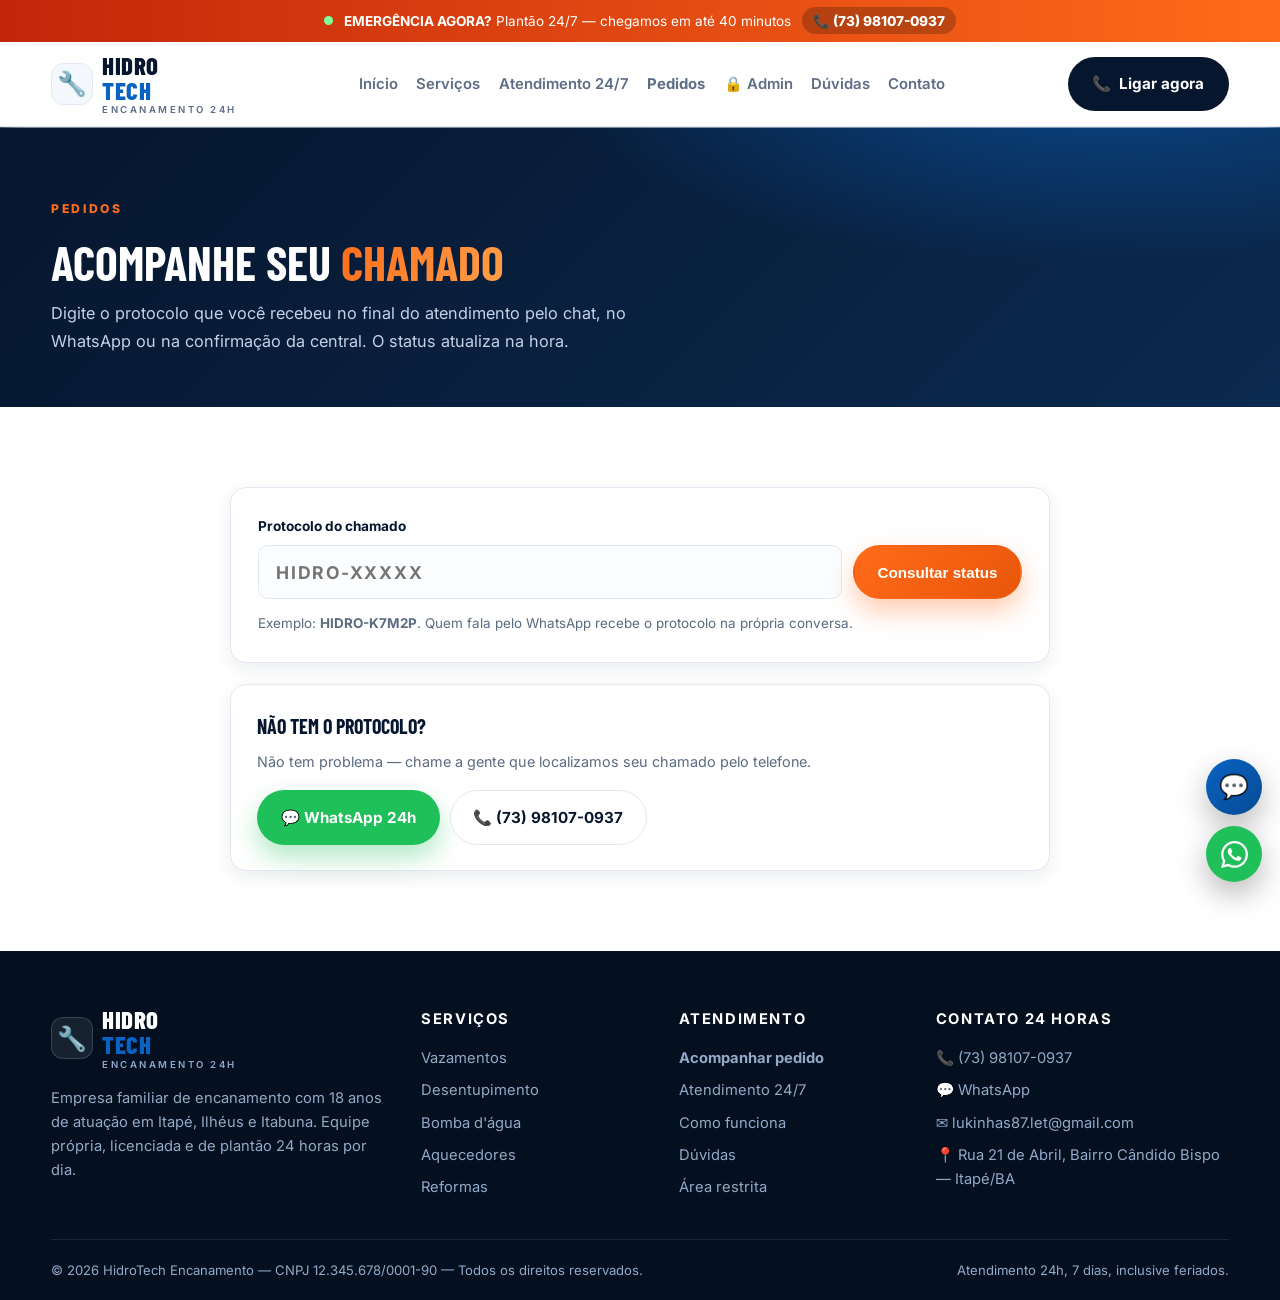
<file: pedidos.html>
<!DOCTYPE html>
<html lang="pt-BR">
<head>
  <meta charset="UTF-8" />
  <meta name="viewport" content="width=device-width, initial-scale=1.0" />
  <title>Pedidos | Acompanhe seu chamado — HidroTech Encanador 24h</title>
  <meta name="description" content="Consulte o status do seu chamado HidroTech pelo protocolo. Acompanhe se o pedido feito pelo chat ou WhatsApp já foi recebido, está em atendimento ou a caminho." />
  <meta name="robots" content="noindex" />
  <link rel="preconnect" href="https://fonts.googleapis.com" />
  <link rel="preconnect" href="https://fonts.gstatic.com" crossorigin />
  <link href="https://fonts.googleapis.com/css2?family=Inter:wght@400;500;600;700;800;900&family=Barlow+Condensed:wght@600;700;800&display=swap" rel="stylesheet" />
  <link rel="stylesheet" href="styles.css" />
</head>
<body>

  <!-- Barra de emergência -->
  <div class="emergency-bar">
    <div class="container emergency-bar__inner">
      <span class="pulse-dot" aria-hidden="true"></span>
      <span class="emergency-bar__text"><strong>EMERGÊNCIA AGORA?</strong> Plantão 24/7 — chegamos em até 40 minutos</span>
      <a href="tel:+5573981070937" class="emergency-bar__phone">📞 (73) 98107-0937</a>
    </div>
  </div>

  <!-- Cabeçalho -->
  <header class="header" id="header">
    <div class="container header__inner">
      <a href="index.html" class="logo">
        <span class="logo__icon" aria-hidden="true">🔧</span>
        <span class="logo__text">HIDRO<em>TECH</em><small>Encanamento 24h</small></span>
      </a>

      <nav class="nav" id="nav" aria-label="Navegação principal">
        <a href="index.html#inicio">Início</a>
        <a href="index.html#servicos">Serviços</a>
        <a href="index.html#24-7">Atendimento 24/7</a>
        <a href="pedidos.html" aria-current="page"><strong>Pedidos</strong></a>
        <a href="admin.html">🔒 Admin</a>
        <a href="index.html#faq">Dúvidas</a>
        <a href="index.html#contato">Contato</a>
      </nav>

      <div class="header__actions">
        <a href="tel:+5573981070937" class="btn btn--call">
          <span class="btn__ico">📞</span> Ligar agora
        </a>
        <button class="burger" id="burger" aria-label="Abrir menu" aria-expanded="false">
          <span></span><span></span><span></span>
        </button>
      </div>
    </div>
  </header>

  <main>

    <!-- INTRO -->
    <section class="page-hero">
      <div class="container">
        <span class="eyebrow">Pedidos</span>
        <h1>Acompanhe seu <span class="hl">chamado</span></h1>
        <p>
          Digite o protocolo que você recebeu no final do atendimento pelo chat, no WhatsApp
          ou na confirmação da central. O status atualiza na hora.
        </p>
      </div>
    </section>

    <!-- CONSULTA -->
    <section class="section">
      <div class="container container--narrow">

        <form class="card lookup" id="lookupForm" novalidate>
          <label for="protocolo">Protocolo do chamado</label>
          <div class="lookup__row">
            <input id="protocolo" name="protocolo" type="text" placeholder="HIDRO-XXXXX" autocomplete="off" spellcheck="false" />
            <button type="submit" class="btn btn--primary" id="lookupBtn">Consultar status</button>
          </div>
          <p class="lookup__hint" id="lookupHint">
            Exemplo: <b>HIDRO-K7M2P</b>. Quem fala pelo WhatsApp recebe o protocolo na própria conversa.
          </p>
        </form>

        <div id="lookupResult" class="lookup__result" hidden></div>

        <div class="card lookup__help">
          <div>
            <h3>Não tem o protocolo?</h3>
            <p>Não tem problema — chame a gente que localizamos seu chamado pelo telefone.</p>
          </div>
          <div class="lookup__help-actions">
            <a class="btn btn--whatsapp" href="https://wa.me/5573981070937?text=Ol%C3%A1!%20Preciso%20localizar%20meu%20chamado." target="_blank" rel="noopener">💬 WhatsApp 24h</a>
            <a class="btn btn--soft" href="tel:+5573981070937">📞 (73) 98107-0937</a>
          </div>
        </div>

      </div>
    </section>

  </main>

  <!-- RODAPÉ -->
  <footer class="footer">
    <div class="container footer__grid">
      <div>
        <a href="index.html" class="logo logo--light">
          <span class="logo__icon">🔧</span>
          <span class="logo__text">HIDRO<em>TECH</em><small>Encanamento 24h</small></span>
        </a>
        <p class="footer__about">Empresa familiar de encanamento com 18 anos de atuação em Itapé, Ilhéus e Itabuna. Equipe própria, licenciada e de plantão 24 horas por dia.</p>
      </div>

      <div>
        <h4>Serviços</h4>
        <ul>
          <li><a href="index.html#servicos">Vazamentos</a></li>
          <li><a href="index.html#servicos">Desentupimento</a></li>
          <li><a href="index.html#servicos">Bomba d'água</a></li>
          <li><a href="index.html#servicos">Aquecedores</a></li>
          <li><a href="index.html#servicos">Reformas</a></li>
        </ul>
      </div>

      <div>
        <h4>Atendimento</h4>
        <ul>
          <li><a href="pedidos.html"><strong>Acompanhar pedido</strong></a></li>
          <li><a href="index.html#24-7">Atendimento 24/7</a></li>
          <li><a href="index.html#como-funciona">Como funciona</a></li>
          <li><a href="index.html#faq">Dúvidas</a></li>
          <li><a href="admin.html">Área restrita</a></li>
        </ul>
      </div>

      <div>
        <h4>Contato 24 horas</h4>
        <ul>
          <li>📞 <a href="tel:+5573981070937">(73) 98107-0937</a></li>
          <li>💬 <a href="https://wa.me/5573981070937" target="_blank" rel="noopener">WhatsApp</a></li>
          <li>✉️ <a href="mailto:lukinhas87.let@gmail.com">lukinhas87.let@gmail.com</a></li>
          <li>📍 Rua 21 de Abril, Bairro Cândido Bispo — Itapé/BA</li>
        </ul>
      </div>
    </div>

    <div class="container footer__bottom">
      <p>© <span id="year">2026</span> HidroTech Encanamento — CNPJ 12.345.678/0001-90 — Todos os direitos reservados.</p>
      <p>Atendimento 24h, 7 dias, inclusive feriados.</p>
    </div>
  </footer>

  <!-- Botões flutuantes -->
  <div class="floats">
    <button type="button" class="float-btn float-btn--chat" id="chatToggle" aria-label="Abrir atendimento online" aria-expanded="false" aria-controls="chatPanel">
      💬
      <span class="chat__badge is-hidden" id="chatBadge">1</span>
    </button>
    <a href="https://wa.me/5573981070937?text=Ol%C3%A1!%20Preciso%20de%20um%20encanador." class="float-btn float-btn--wa" target="_blank" rel="noopener" aria-label="Falar no WhatsApp 24h">
      <svg viewBox="0 0 24 24" width="27" height="27" fill="#fff" aria-hidden="true"><path d="M17.472 14.382c-.297-.149-1.758-.867-2.03-.967-.273-.099-.471-.148-.67.15-.197.297-.767.966-.94 1.164-.173.199-.347.223-.644.075-.297-.15-1.255-.463-2.39-1.475-.883-.788-1.48-1.761-1.653-2.059-.173-.297-.018-.458.13-.606.134-.133.298-.347.446-.52.149-.174.198-.298.298-.497.099-.198.05-.371-.025-.52-.075-.149-.669-1.612-.916-2.207-.242-.579-.487-.5-.669-.51-.173-.008-.371-.01-.57-.01-.198 0-.52.074-.792.372-.272.297-1.04 1.016-1.04 2.479 0 1.462 1.065 2.875 1.213 3.074.149.198 2.096 3.2 5.077 4.487.709.306 1.262.489 1.694.625.712.227 1.36.195 1.871.118.571-.085 1.758-.719 2.006-1.413.248-.694.248-1.289.173-1.413-.074-.124-.272-.198-.57-.347M12.05 21.785h-.004a9.87 9.87 0 0 1-5.031-1.378l-.361-.214-3.741.982.998-3.648-.235-.374a9.86 9.86 0 0 1-1.51-5.26c.001-5.45 4.436-9.884 9.888-9.884 2.64 0 5.122 1.03 6.988 2.898a9.825 9.825 0 0 1 2.893 6.994c-.003 5.45-4.437 9.884-9.885 9.884m8.413-18.297A11.815 11.815 0 0 0 12.05 0C5.495 0 .16 5.335.157 11.892c0 2.096.547 4.142 1.588 5.945L.057 24l6.305-1.654a11.882 11.882 0 0 0 5.683 1.448h.005c6.554 0 11.89-5.335 11.893-11.893a11.821 11.821 0 0 0-3.48-8.413"/></svg>
    </a>
  </div>

  <!-- Atendimento no site (bot) -->
  <section class="chat__panel" id="chatPanel" aria-label="Atendimento HidroTech" hidden>
    <header class="chat__head">
      <span class="chat__avatar" aria-hidden="true">🛠️</span>
      <span class="chat__who">
        <b>HidroTech · Atendimento</b>
        <small><i class="chat__dot"></i> Plantão 24h — respondendo agora</small>
      </span>
      <button type="button" class="chat__close" id="chatClose" aria-label="Fechar atendimento">✕</button>
    </header>

    <div class="chat__msgs" id="chatMsgs" role="log" aria-live="polite" aria-label="Conversa"></div>

    <div class="chat__quick" id="chatQuick" aria-label="Opções rápidas"></div>

    <form class="chat__form" id="chatForm" autocomplete="off">
      <input type="text" id="chatInput" placeholder="Escreva sua mensagem…" aria-label="Mensagem" />
      <button type="submit" aria-label="Enviar mensagem">➤</button>
    </form>
  </section>

  <script src="db.js"></script>
  <script src="script.js"></script>
  <script src="chat.js"></script>
  <script>
    /* Consulta de status por protocolo */
    (function () {
      "use strict";

      var form = document.getElementById("lookupForm");
      var input = document.getElementById("protocolo");
      var hint = document.getElementById("lookupHint");
      var btn = document.getElementById("lookupBtn");
      var box = document.getElementById("lookupResult");

      var PASSOS = [
        { key: "recebido", titulo: "Recebido", desc: "Chamado na central" },
        { key: "em_atendimento", titulo: "Em atendimento", desc: "Atendente analisando" },
        { key: "a_caminho", titulo: "A caminho", desc: "Equipe a caminho" },
        { key: "concluido", titulo: "Concluído", desc: "Serviço finalizado" }
      ];

      var ROTULOS = {
        recebido: "Recebido",
        em_atendimento: "Em atendimento",
        a_caminho: "A caminho",
        concluido: "Concluído",
        cancelado: "Cancelado"
      };

      function esc(s) {
        return String(s == null ? "" : s).replace(/[&<>"]/g, function (c) {
          return { "&": "&amp;", "<": "&lt;", ">": "&gt;", '"': "&quot;" }[c];
        });
      }

      function dataBR(iso) {
        if (!iso) return "—";
        try {
          return new Date(iso).toLocaleString("pt-BR", {
            day: "2-digit", month: "2-digit", year: "numeric",
            hour: "2-digit", minute: "2-digit"
          });
        } catch (e) {
          return "—";
        }
      }

      function render(linha) {
        var status = linha.status || "recebido";
        var idx = PASSOS.findIndex(function (p) { return p.key === status; });
        var cancelado = status === "cancelado";

        var html = "";

        html += '<div class="card ord">';
        html += '<div class="ord__head">';
        html += '<span class="ord__proto">Protocolo <b>' + esc(linha.protocolo) + "</b></span>";
        html += '<span class="ord__status ord__status--' + esc(status) + '">' + esc(ROTULOS[status] || status) + "</span>";
        html += "</div>";

        if (cancelado) {
          html += '<div class="ord__cancel">⛔ Chamado cancelado. Se precisar, chame a gente novamente — 24h.</div>';
        } else {
          html += '<ol class="track">';
          PASSOS.forEach(function (p, i) {
            var cls = i < idx ? "is-done" : i === idx ? "is-now" : "";
            html += '<li class="track__step ' + cls + '">';
            html += '<span class="track__dot"></span>';
            html += '<span class="track__title">' + p.titulo + "</span>";
            html += '<span class="track__desc">' + p.desc + "</span>";
            html += "</li>";
          });
          html += "</ol>";
        }

        html += '<dl class="ord__grid">';
        html += "<div><dt>Serviço</dt><dd>" + esc(linha.servico || "—") + "</dd></div>";
        html += "<div><dt>Urgência</dt><dd>" + esc(linha.urgencia || "Normal") + "</dd></div>";
        if (linha.nome) html += "<div><dt>Cliente</dt><dd>" + esc(linha.nome) + "</dd></div>";
        html += "<div><dt>Aberto em</dt><dd>" + dataBR(linha.criado_em) + "</dd></div>";
        html += "<div><dt>Última atualização</dt><dd>" + dataBR(linha.atualizado_em) + "</dd></div>";
        html += "</dl>";

        if (linha.nota) {
          html += '<div class="ord__nota">📝 <b>Recado do atendente:</b> ' + esc(linha.nota) + "</div>";
        }

        html += '<div class="ord__foot">';
        html += '<a class="btn btn--whatsapp" href="https://wa.me/5573981070937?text=' +
          encodeURIComponent("Olá! Sobre o chamado " + linha.protocolo + ": ") +
          '" target="_blank" rel="noopener">💬 Falar sobre este chamado</a>';
        html += '<button type="button" class="btn btn--soft" id="againBtn">Consultar outro</button>';
        html += "</div>";
        html += "</div>";

        box.innerHTML = html;
        box.hidden = false;
        box.classList.add("is-in");

        var again = document.getElementById("againBtn");
        if (again) {
          again.addEventListener("click", function () {
            box.hidden = true;
            box.innerHTML = "";
            input.value = "";
            input.focus();
          });
        }
        box.scrollIntoView({ behavior: "smooth", block: "nearest" });
      }

      function aviso(msg) {
        box.innerHTML = '<div class="card ord ord--erro"><b>' + esc(msg) + "</b>" +
          '<p>Não achamos um chamado com esse código. Confira se digitou certo (ex.: <b>HIDRO-K7M2P</b>).</p></div>';
        box.hidden = false;
        input.classList.add("is-error");
      }

      form.addEventListener("submit", function (e) {
        e.preventDefault();
        var proto = (input.value || "").trim();
        if (proto.length < 4) {
          input.classList.add("is-error");
          hint.textContent = "Digite o protocolo completo, ex.: HIDRO-K7M2P";
          hint.style.color = "#d63b1f";
          return;
        }
        input.classList.remove("is-error");
        hint.style.color = "";
        btn.disabled = true;
        btn.textContent = "Consultando…";
        box.hidden = false;
        box.innerHTML = '<div class="card ord ord--loading">Procurando seu chamado…</div>';

        window.HidroDB.consultarChamado(proto)
          .then(function (linha) {
            if (!linha) aviso("Protocolo não encontrado.");
            else render(linha);
          })
          .catch(function () {
            box.innerHTML = '<div class="card ord ord--erro"><b>Não conseguimos consultar agora.</b>' +
              "<p>Verifique sua conexão e tente de novo em alguns segundos.</p></div>";
          })
          .finally(function () {
            btn.disabled = false;
            btn.textContent = "Consultar status";
          });
      });

      input.addEventListener("input", function () {
        input.classList.remove("is-error");
        hint.style.color = "";
        var start = input.selectionStart;
        input.value = input.value.toUpperCase();
        try { input.setSelectionRange(start, start); } catch (e) {}
      });
    })();
  </script>
</body>
</html>
</file>
<file: styles.css>
/* =========================================================
   HidroTech — Encanador 24h
   ========================================================= */

:root {
  --blue: #0a63c2;
  --blue-dark: #064a94;
  --navy: #06162e;
  --navy-2: #0a2246;
  --orange: #ff6b1a;
  --orange-dark: #e8560a;
  --white: #ffffff;
  --ink: #10203a;
  --muted: #5c6d86;
  --line: #e3e9f2;
  --soft: #f4f8fd;
  --radius: 16px;
  --shadow: 0 18px 45px rgba(9, 32, 66, 0.12);
  --shadow-sm: 0 6px 18px rgba(9, 32, 66, 0.08);
  --font: "Inter", system-ui, -apple-system, sans-serif;
  --display: "Barlow Condensed", "Inter", sans-serif;
}

* { box-sizing: border-box; margin: 0; padding: 0; }

html { scroll-behavior: smooth; scroll-padding-top: 110px; }

body {
  font-family: var(--font);
  color: var(--ink);
  background: var(--white);
  line-height: 1.65;
  -webkit-font-smoothing: antialiased;
  overflow-x: hidden;
}

img { max-width: 100%; display: block; }
a { color: inherit; text-decoration: none; }
ul, ol { list-style: none; }

.container {
  width: min(1180px, 92%);
  margin-inline: auto;
}
.narrow { width: min(880px, 92%); }

.hl {
  background: linear-gradient(120deg, var(--orange), #ffa14a);
  -webkit-background-clip: text;
  background-clip: text;
  color: transparent;
}

/* ---------- Botões ---------- */
.btn {
  display: inline-flex;
  align-items: center;
  justify-content: center;
  gap: .5rem;
  padding: .8rem 1.4rem;
  border: 2px solid transparent;
  border-radius: 999px;
  font-weight: 700;
  font-size: .95rem;
  cursor: pointer;
  transition: transform .18s ease, box-shadow .18s ease, background .18s ease, color .18s ease;
  white-space: nowrap;
}
.btn:hover { transform: translateY(-3px); }
.btn--lg { padding: 1rem 1.9rem; font-size: 1.05rem; }
.btn--block { width: 100%; }

.btn--primary {
  background: linear-gradient(135deg, var(--orange), var(--orange-dark));
  color: #fff;
  box-shadow: 0 12px 26px rgba(255, 107, 26, .35);
}
.btn--primary:hover { box-shadow: 0 16px 32px rgba(255, 107, 26, .45); }

.btn--call { background: var(--navy); color: #fff; }
.btn--call:hover { background: var(--blue); }

.btn--ghost { border-color: rgba(255,255,255,.5); color: #fff; }
.btn--ghost:hover { background: #fff; color: var(--navy); }

.btn--whatsapp {
  background: #1fbf5a; color: #fff;
  box-shadow: 0 12px 26px rgba(31, 191, 90, .35);
}
.btn--whatsapp:hover { background: #16a84e; }

.btn--white { background: #fff; color: var(--blue-dark); }

/* ---------- Barra de emergência ---------- */
.emergency-bar {
  background: linear-gradient(90deg, #c2260a, var(--orange));
  color: #fff;
  font-size: .85rem;
  padding: .45rem 0;
}
.emergency-bar__inner {
  display: flex;
  align-items: center;
  justify-content: center;
  gap: .7rem;
  flex-wrap: wrap;
  text-align: center;
}
.emergency-bar__phone {
  font-weight: 800;
  background: rgba(0,0,0,.22);
  padding: .15rem .7rem;
  border-radius: 999px;
}
.pulse-dot {
  width: 9px; height: 9px; border-radius: 50%;
  background: #7dff9b;
  box-shadow: 0 0 0 0 rgba(125,255,155,.8);
  animation: pulse 1.6s infinite;
  flex: none;
}
@keyframes pulse {
  0% { box-shadow: 0 0 0 0 rgba(125,255,155,.75); }
  70% { box-shadow: 0 0 0 10px rgba(125,255,155,0); }
  100% { box-shadow: 0 0 0 0 rgba(125,255,155,0); }
}

/* ---------- Cabeçalho ---------- */
.header {
  position: sticky;
  top: 0;
  z-index: 60;
  background: rgba(255,255,255,.92);
  backdrop-filter: blur(14px);
  border-bottom: 1px solid var(--line);
  transition: box-shadow .25s ease;
}
.header.is-stuck { box-shadow: 0 8px 26px rgba(9,32,66,.10); }
.header__inner {
  display: flex;
  align-items: center;
  justify-content: space-between;
  gap: 1rem;
  padding: .7rem 0;
}

.logo { display: flex; align-items: center; gap: .55rem; }
.logo__icon {
  font-size: 1.5rem;
  background: var(--soft);
  border: 1px solid var(--line);
  width: 42px; height: 42px;
  display: grid; place-items: center;
  border-radius: 12px;
}
.logo__text {
  font-family: var(--display);
  font-size: 1.55rem;
  font-weight: 800;
  letter-spacing: .5px;
  line-height: 1;
  color: var(--navy);
  display: flex;
  flex-direction: column;
}
.logo__text em { color: var(--blue); font-style: normal; }
.logo__text small {
  font-family: var(--font);
  font-size: .6rem;
  font-weight: 600;
  letter-spacing: 2.5px;
  text-transform: uppercase;
  color: var(--muted);
  margin-top: 3px;
}
.logo--light .logo__text { color: #fff; }
.logo--light .logo__icon { background: rgba(255,255,255,.08); border-color: rgba(255,255,255,.15); }
.logo--light .logo__text small { color: #8fa8cc; }

.nav { display: flex; gap: 1.15rem; flex-wrap: nowrap; }
.nav a {
  font-size: .93rem;
  font-weight: 600;
  color: var(--muted);
  position: relative;
  padding: .2rem 0;
  white-space: nowrap;
}
.nav a::after {
  content: "";
  position: absolute;
  left: 0; bottom: -3px;
  width: 0; height: 2px;
  background: var(--orange);
  transition: width .22s ease;
}
.nav a:hover { color: var(--navy); }
.nav a:hover::after { width: 100%; }

.header__actions { display: flex; align-items: center; gap: .6rem; }

.burger {
  display: none;
  flex-direction: column;
  gap: 5px;
  background: none;
  border: 0;
  cursor: pointer;
  padding: 6px;
}
.burger span {
  width: 24px; height: 2.5px;
  background: var(--navy);
  border-radius: 3px;
  transition: .25s;
}

/* ---------- Hero ---------- */
.hero {
  position: relative;
  color: #fff;
  padding: 4.5rem 0 5rem;
  overflow: hidden;
}
.hero__bg {
  position: absolute;
  inset: 0;
  background:
    radial-gradient(900px 500px at 78% 15%, rgba(255,107,26,.32), transparent 60%),
    radial-gradient(700px 500px at 10% 85%, rgba(10,99,194,.55), transparent 65%),
    linear-gradient(140deg, #06162e 0%, #0a2246 55%, #062f5e 100%);
}
.hero__bg::after {
  content: "";
  position: absolute;
  inset: 0;
  background-image:
    linear-gradient(rgba(255,255,255,.045) 1px, transparent 1px),
    linear-gradient(90deg, rgba(255,255,255,.045) 1px, transparent 1px);
  background-size: 54px 54px;
  mask-image: radial-gradient(circle at 50% 40%, #000 40%, transparent 85%);
}
.hero__inner {
  position: relative;
  display: grid;
  grid-template-columns: 1.35fr .85fr;
  gap: 2.5rem;
  align-items: center;
}

.badge {
  display: inline-block;
  background: rgba(255,255,255,.1);
  border: 1px solid rgba(255,255,255,.22);
  padding: .4rem .95rem;
  border-radius: 999px;
  font-size: .82rem;
  font-weight: 600;
  margin-bottom: 1.2rem;
}

.hero h1 {
  font-family: var(--display);
  font-size: clamp(2.6rem, 5.4vw, 4.3rem);
  line-height: 1.02;
  font-weight: 800;
  letter-spacing: .5px;
  text-transform: uppercase;
}
.hero__lead {
  margin-top: 1.1rem;
  font-size: 1.08rem;
  color: #c9d9f0;
  max-width: 56ch;
}
.hero__lead strong { color: #fff; }

.hero__cta {
  display: flex;
  gap: .9rem;
  flex-wrap: wrap;
  margin-top: 1.8rem;
}

.hero__stats {
  display: grid;
  grid-template-columns: repeat(4, auto);
  gap: 1.8rem;
  margin-top: 2.6rem;
  padding-top: 1.7rem;
  border-top: 1px solid rgba(255,255,255,.16);
}
.hero__stats strong {
  font-family: var(--display);
  font-size: 2.3rem;
  font-weight: 800;
  display: block;
  line-height: 1;
  color: #ffce8f;
}
.hero__stats span { font-size: .78rem; color: #a9c0e0; }

.hero__card {
  background: rgba(255,255,255,.97);
  color: var(--ink);
  border-radius: 22px;
  padding: 1.6rem;
  box-shadow: 0 30px 60px rgba(0,0,0,.35);
}
.hero__card-head {
  display: flex; align-items: center; gap: .55rem;
  color: #0b8a3d;
  font-size: .9rem;
  text-transform: uppercase;
  letter-spacing: 1px;
}
.hero__card-time {
  font-size: .92rem;
  color: var(--muted);
  margin-top: .35rem;
  padding-bottom: 1rem;
  border-bottom: 1px dashed var(--line);
}
.hero__card-time b {
  font-family: var(--display);
  font-size: 1.35rem;
  color: var(--navy);
  margin-left: .35rem;
  font-variant-numeric: tabular-nums;
}
.checklist { margin: 1.1rem 0 1.3rem; display: grid; gap: .6rem; }
.checklist li {
  position: relative;
  padding-left: 1.7rem;
  font-size: .92rem;
}
.checklist li::before {
  content: "✔";
  position: absolute; left: 0; top: 0;
  color: #0b8a3d;
  font-weight: 700;
}

/* ---------- Trustbar ---------- */
.trustbar {
  background: var(--navy);
  color: #cfe0f7;
  padding: .85rem 0;
  font-size: .86rem;
}
.trustbar__inner {
  display: flex;
  flex-wrap: wrap;
  justify-content: center;
  gap: 1rem 2.2rem;
}

/* ---------- Seções ---------- */
.section { padding: 5rem 0; }
.section--soft { background: var(--soft); }
.section--dark { background: linear-gradient(150deg, var(--navy), var(--navy-2)); color: #e7effb; }
.section--dark h2 { color: #fff; }
.section--dark p { color: #b9cbe6; }

.section__head { max-width: 760px; margin-bottom: 2.8rem; }
.section__head p { color: var(--muted); font-size: 1.03rem; }

.eyebrow {
  display: inline-block;
  font-size: .76rem;
  font-weight: 800;
  letter-spacing: 2.6px;
  text-transform: uppercase;
  color: var(--orange);
  margin-bottom: .6rem;
}
.eyebrow--light { color: #ffab68; }

h2 {
  font-family: var(--display);
  font-size: clamp(2rem, 3.6vw, 2.9rem);
  font-weight: 800;
  line-height: 1.08;
  text-transform: uppercase;
  letter-spacing: .4px;
  color: var(--navy);
}

h3 { font-size: 1.08rem; font-weight: 700; margin-bottom: .45rem; }

/* ---------- Grid / Cards ---------- */
.grid { display: grid; gap: 1.4rem; }
.grid--3 { grid-template-columns: repeat(3, 1fr); }

.card {
  background: #fff;
  border: 1px solid var(--line);
  border-radius: var(--radius);
  padding: 1.6rem;
  box-shadow: var(--shadow-sm);
}

.svc { position: relative; overflow: hidden; transition: transform .22s ease, box-shadow .22s ease, border-color .22s; }
.svc::before {
  content: "";
  position: absolute; left: 0; top: 0;
  width: 100%; height: 4px;
  background: linear-gradient(90deg, var(--blue), var(--orange));
  transform: scaleX(0);
  transform-origin: left;
  transition: transform .3s ease;
}
.svc:hover { transform: translateY(-6px); box-shadow: var(--shadow); border-color: transparent; }
.svc:hover::before { transform: scaleX(1); }
.svc__ico {
  font-size: 1.8rem;
  width: 60px; height: 60px;
  display: grid; place-items: center;
  background: var(--soft);
  border-radius: 14px;
  margin-bottom: 1rem;
}
.svc p { color: var(--muted); font-size: .94rem; margin-bottom: 1rem; }
.svc__tag {
  display: inline-block;
  font-size: .74rem;
  font-weight: 700;
  text-transform: uppercase;
  letter-spacing: 1px;
  color: var(--blue);
  background: #e8f1fd;
  padding: .25rem .7rem;
  border-radius: 999px;
}

/* ---------- Split (24/7 e contato) ---------- */
.split {
  display: grid;
  grid-template-columns: 1fr 1fr;
  gap: 3rem;
  align-items: center;
}
.split--reverse .split__text { order: 2; }

.split__text > p { margin-top: 1rem; font-size: 1.03rem; }

.hours {
  margin-top: 1.6rem;
  background: rgba(255,255,255,.06);
  border: 1px solid rgba(255,255,255,.12);
  border-radius: 14px;
  overflow: hidden;
}
.hours__row {
  display: flex;
  justify-content: space-between;
  gap: 1rem;
  padding: .8rem 1.1rem;
  font-size: .93rem;
  border-bottom: 1px solid rgba(255,255,255,.08);
}
.hours__row:last-child { border-bottom: 0; }
.hours__row b { color: #ffce8f; }
.hours__row:first-child b { color: #7dff9b; }

.chips { display: flex; flex-wrap: wrap; gap: .6rem; margin-top: 1.3rem; }
.chip {
  font-size: .82rem;
  background: rgba(255,255,255,.08);
  border: 1px solid rgba(255,255,255,.16);
  padding: .4rem .85rem;
  border-radius: 999px;
}

.ticket {
  background: #fff;
  color: var(--ink);
  border-radius: 20px;
  padding: 1.5rem;
  box-shadow: 0 26px 55px rgba(0,0,0,.35);
}
.ticket__head {
  display: flex; align-items: center; gap: .5rem;
  font-weight: 700;
  text-transform: uppercase;
  letter-spacing: 1.4px;
  font-size: .8rem;
  color: var(--blue);
  padding-bottom: .9rem;
  border-bottom: 1px solid var(--line);
}
.ticket__list { display: grid; gap: .75rem; margin: 1.1rem 0; }
.ticket__list li {
  font-size: .92rem;
  padding-left: 1.4rem;
  position: relative;
  color: var(--muted);
}
.ticket__list li b {
  color: var(--navy);
  font-variant-numeric: tabular-nums;
  margin-right: .4rem;
}
.ticket__list li::before {
  content: "";
  position: absolute; left: 0; top: .5em;
  width: 8px; height: 8px;
  border-radius: 50%;
  background: var(--blue);
}
.ticket__list li.ok { color: #0b8a3d; }
.ticket__list li.ok::before { background: #0b8a3d; }
.ticket__foot {
  font-size: .88rem;
  background: var(--soft);
  border-radius: 10px;
  padding: .7rem .9rem;
  color: var(--muted);
}
.ticket__foot strong { color: var(--orange); }

/* ---------- Passos ---------- */
.steps {
  display: grid;
  grid-template-columns: repeat(4, 1fr);
  gap: 1.4rem;
  counter-reset: step;
}
.step {
  background: #fff;
  border: 1px solid var(--line);
  border-radius: var(--radius);
  padding: 1.7rem 1.4rem;
  position: relative;
  box-shadow: var(--shadow-sm);
}
.step__num {
  font-family: var(--display);
  font-size: 2.6rem;
  font-weight: 800;
  line-height: 1;
  color: #dbe6f5;
  display: block;
  margin-bottom: .6rem;
}
.step h3 { color: var(--navy); }
.step p { color: var(--muted); font-size: .93rem; }
.step::after {
  content: "→";
  position: absolute;
  right: -1.05rem; top: 50%;
  transform: translateY(-50%);
  color: var(--orange);
  font-weight: 800;
  font-size: 1.3rem;
  z-index: 2;
}
.step:last-child::after { display: none; }

/* ---------- Depoimentos ---------- */
.quote { display: flex; flex-direction: column; gap: .8rem; }
.stars { color: #f5a623; letter-spacing: 3px; font-size: 1.05rem; }
.quote blockquote {
  font-size: .97rem;
  color: var(--ink);
  font-style: italic;
}
.quote figcaption {
  margin-top: auto;
  padding-top: .9rem;
  border-top: 1px solid var(--line);
  display: flex;
  flex-direction: column;
}
.quote figcaption b { color: var(--navy); }
.quote figcaption span { font-size: .83rem; color: var(--muted); }

/* ---------- FAQ ---------- */
.faq { display: grid; gap: .8rem; }
.faq__item {
  background: #fff;
  border: 1px solid var(--line);
  border-radius: 14px;
  overflow: hidden;
  box-shadow: var(--shadow-sm);
}
.faq__item summary {
  list-style: none;
  cursor: pointer;
  padding: 1.1rem 1.3rem;
  font-weight: 700;
  color: var(--navy);
  display: flex;
  justify-content: space-between;
  gap: 1rem;
  align-items: center;
}
.faq__item summary::-webkit-details-marker { display: none; }
.faq__item summary:hover { background: var(--soft); }
.faq__plus {
  width: 22px; height: 22px;
  flex: none;
  border-radius: 50%;
  background: var(--blue);
  position: relative;
  transition: transform .25s ease, background .25s;
}
.faq__plus::before, .faq__plus::after {
  content: "";
  position: absolute;
  inset: 0;
  margin: auto;
  background: #fff;
}
.faq__plus::before { width: 10px; height: 2px; }
.faq__plus::after { width: 2px; height: 10px; }
.faq__item[open] .faq__plus { transform: rotate(135deg); background: var(--orange); }
.faq__item p {
  padding: 0 1.3rem 1.2rem;
  color: var(--muted);
  font-size: .95rem;
}

/* ---------- Contato / Form ---------- */
.contact-lines { display: grid; gap: .7rem; margin-top: 1.6rem; }
.contact-line {
  display: flex;
  justify-content: space-between;
  gap: 1rem;
  align-items: center;
  background: rgba(255,255,255,.06);
  border: 1px solid rgba(255,255,255,.13);
  padding: .8rem 1.1rem;
  border-radius: 12px;
  transition: background .2s, border-color .2s;
}
a.contact-line:hover { background: rgba(255,255,255,.13); border-color: var(--orange); }
.contact-line span { font-size: .8rem; text-transform: uppercase; letter-spacing: 1.2px; color: #8fa8cc; }
.contact-line b { color: #fff; font-size: .97rem; text-align: right; }

.form { color: var(--ink); }
.form h3 {
  font-family: var(--display);
  font-size: 1.6rem;
  text-transform: uppercase;
  color: var(--navy);
  margin-bottom: 1.1rem;
}
.field { margin-bottom: .95rem; display: flex; flex-direction: column; }
.field-row { display: grid; grid-template-columns: 1fr 1fr; gap: .95rem; }
.field label {
  font-size: .82rem;
  font-weight: 700;
  margin-bottom: .35rem;
  color: var(--navy);
}
.field input, .field select, .field textarea {
  font-family: var(--font);
  font-size: .95rem;
  padding: .75rem .9rem;
  border: 1.5px solid var(--line);
  border-radius: 10px;
  background: #fbfdff;
  color: var(--ink);
  transition: border-color .2s, box-shadow .2s;
  resize: vertical;
}
.field input:focus, .field select:focus, .field textarea:focus {
  outline: none;
  border-color: var(--blue);
  box-shadow: 0 0 0 4px rgba(10,99,194,.12);
}
.field input.is-error, .field select.is-error { border-color: #d63b1f; box-shadow: 0 0 0 4px rgba(214,59,31,.12); }

.check {
  display: flex;
  align-items: center;
  gap: .6rem;
  font-size: .9rem;
  color: var(--muted);
  margin-bottom: 1.1rem;
  cursor: pointer;
}
.check input { width: 17px; height: 17px; accent-color: var(--orange); }
.check b { color: var(--orange); }

.form__note {
  font-size: .8rem;
  color: var(--muted);
  text-align: center;
  margin-top: .8rem;
}
.form.is-sent {
  border-color: #1fbf5a;
  box-shadow: 0 0 0 4px rgba(31,191,90,.15);
}

/* ---------- CTA final ---------- */
.cta-final {
  background: linear-gradient(120deg, var(--orange), var(--orange-dark));
  color: #fff;
  padding: 3rem 0;
}
.cta-final__inner {
  display: flex;
  align-items: center;
  justify-content: space-between;
  gap: 1.6rem;
  flex-wrap: wrap;
}
.cta-final h2 { color: #fff; font-size: clamp(1.8rem, 3.2vw, 2.5rem); }
.cta-final p { color: #ffe6d5; }

/* ---------- Rodapé ---------- */
.footer {
  background: #04101f;
  color: #93a9c8;
  padding: 3.5rem 0 0;
  font-size: .92rem;
}
.footer__grid {
  display: grid;
  grid-template-columns: 1.5fr 1fr 1fr 1.3fr;
  gap: 2rem;
  padding-bottom: 2.5rem;
}
.footer h4 {
  color: #fff;
  font-size: .92rem;
  text-transform: uppercase;
  letter-spacing: 1.6px;
  margin-bottom: .9rem;
}
.footer ul { display: grid; gap: .5rem; }
.footer a:hover { color: var(--orange); }
.footer__about { margin-top: 1rem; max-width: 40ch; }

.footer__bottom {
  border-top: 1px solid rgba(255,255,255,.09);
  padding: 1.2rem 0;
  display: flex;
  justify-content: space-between;
  gap: 1rem;
  flex-wrap: wrap;
  font-size: .82rem;
}

/* ---------- Flutuantes ---------- */
.floats {
  position: fixed;
  right: 18px;
  bottom: 18px;
  display: flex;
  flex-direction: column;
  gap: .7rem;
  z-index: 70;
}
.float-btn {
  position: relative;
  width: 56px; height: 56px;
  border: 0;
  cursor: pointer;
  font-family: inherit;
  border-radius: 50%;
  display: grid; place-items: center;
  font-size: 1.5rem;
  box-shadow: 0 12px 30px rgba(0,0,0,.28);
  transition: transform .2s ease;
}
.float-btn:hover { transform: scale(1.09); }
.float-btn--chat {
  background: linear-gradient(135deg, var(--blue), var(--blue-dark));
  animation: bob 2.6s ease-in-out infinite;
}
.float-btn--wa { background: #1fbf5a; }
.float-btn svg { display: block; pointer-events: none; }
@keyframes bob { 0%,100% { transform: translateY(0); } 50% { transform: translateY(-6px); } }

/* ---------- Animação de entrada ---------- */
.reveal { opacity: 0; transform: translateY(26px); transition: opacity .6s ease, transform .6s ease; }
.reveal.is-in { opacity: 1; transform: none; }

/* ---------- Responsivo ---------- */
@media (max-width: 1024px) {
  .nav { gap: .8rem; }
  .nav a { font-size: .87rem; }
  .hero__inner { grid-template-columns: 1fr; }
  .hero__card { max-width: 520px; }
  .grid--3 { grid-template-columns: repeat(2, 1fr); }
  .steps { grid-template-columns: repeat(2, 1fr); }
  .step::after { display: none; }
  .split { grid-template-columns: 1fr; gap: 2.2rem; }
  .split--reverse .split__text { order: 0; }
  .footer__grid { grid-template-columns: 1fr 1fr; }
}

@media (max-width: 1180px) {
  .nav {
    position: fixed;
    top: 0; right: -100%;
    height: 100vh;
    width: min(320px, 82vw);
    background: var(--navy);
    flex-direction: column;
    padding: 5rem 1.8rem;
    gap: .3rem;
    transition: right .3s ease;
    box-shadow: -20px 0 50px rgba(0,0,0,.35);
    z-index: 65;
  }
  .nav.is-open { right: 0; }
  .nav a { color: #d5e2f5; font-size: 1.05rem; padding: .7rem 0; border-bottom: 1px solid rgba(255,255,255,.08); }
  .nav a::after { display: none; }
  .burger { display: flex; }
  .burger.is-open span:nth-child(1) { transform: translateY(7.5px) rotate(45deg); }
  .burger.is-open span:nth-child(2) { opacity: 0; }
  .burger.is-open span:nth-child(3) { transform: translateY(-7.5px) rotate(-45deg); }
  .btn--call span + * { display: none; }
  .btn--call { padding: .7rem 1rem; }
  .hero { padding: 3rem 0 3.5rem; }
  .hero__stats { grid-template-columns: repeat(2, 1fr); gap: 1.2rem; }
}

@media (max-width: 640px) {
  .grid--3 { grid-template-columns: 1fr; }
  .steps { grid-template-columns: 1fr; }
  .field-row { grid-template-columns: 1fr; }
  .footer__grid { grid-template-columns: 1fr; }
  .section { padding: 3.5rem 0; }
  .emergency-bar__text { font-size: .78rem; }
  .hero h1 { font-size: clamp(2.1rem, 9vw, 2.8rem); }
  .btn--lg { width: 100%; }
  .cta-final__inner { text-align: center; justify-content: center; }
}

/* =========================================================
   Chat de atendimento no site (bot)
   ========================================================= */
.chat__badge {
  position: absolute;
  top: -4px; right: -4px;
  min-width: 21px; height: 21px;
  padding: 0 5px;
  border-radius: 999px;
  background: #ff2d55;
  color: #fff;
  font-size: .7rem;
  font-weight: 800;
  display: grid; place-items: center;
  border: 2px solid #fff;
  box-shadow: 0 4px 10px rgba(0,0,0,.25);
}
.chat__badge.is-hidden { display: none; }

.chat__panel {
  position: fixed;
  right: 18px;
  bottom: 86px;
  width: min(380px, calc(100vw - 36px));
  height: min(580px, calc(100vh - 130px));
  background: #fff;
  border-radius: 18px;
  overflow: hidden;
  display: flex;
  flex-direction: column;
  box-shadow: 0 30px 70px rgba(4, 16, 31, .38);
  z-index: 75;
  animation: chatIn .25s ease;
}
.chat__panel[hidden] { display: none; }
@keyframes chatIn {
  from { opacity: 0; transform: translateY(16px) scale(.97); }
  to { opacity: 1; transform: none; }
}

.chat__head {
  display: flex;
  align-items: center;
  gap: .7rem;
  padding: .85rem .9rem;
  background: linear-gradient(135deg, var(--navy), var(--navy-2));
  color: #fff;
}
.chat__avatar {
  width: 40px; height: 40px;
  border-radius: 12px;
  background: rgba(255,255,255,.12);
  display: grid; place-items: center;
  font-size: 1.15rem;
  flex: none;
}
.chat__who { display: flex; flex-direction: column; line-height: 1.3; flex: 1; min-width: 0; }
.chat__who b { font-size: .95rem; }
.chat__who small {
  font-size: .73rem;
  color: #8ff0bb;
  display: flex;
  align-items: center;
  gap: 6px;
}
.chat__dot {
  width: 7px; height: 7px;
  border-radius: 50%;
  background: #28e07a;
  animation: pulse 1.6s infinite;
  flex: none;
}
.chat__close {
  background: rgba(255,255,255,.12);
  border: 0;
  color: #fff;
  width: 30px; height: 30px;
  border-radius: 8px;
  font-size: .9rem;
  cursor: pointer;
  transition: background .2s;
}
.chat__close:hover { background: rgba(255,255,255,.28); }

.chat__msgs {
  flex: 1;
  overflow-y: auto;
  padding: 1rem .9rem;
  background: #f1f5fb;
  display: flex;
  flex-direction: column;
  gap: .55rem;
  overscroll-behavior: contain;
}

.msg {
  max-width: 84%;
  padding: .6rem .8rem;
  border-radius: 14px;
  font-size: .89rem;
  line-height: 1.5;
  white-space: pre-wrap;
  word-break: break-word;
  animation: msgIn .22s ease;
}
.msg--bot {
  background: #fff;
  color: var(--ink);
  border: 1px solid var(--line);
  border-bottom-left-radius: 4px;
  align-self: flex-start;
  box-shadow: 0 2px 6px rgba(9,32,66,.05);
}
.msg--user {
  background: linear-gradient(135deg, var(--blue), var(--blue-dark));
  color: #fff;
  border-bottom-right-radius: 4px;
  align-self: flex-end;
}
.msg--card {
  background: #eaf3ff;
  border-color: #cfe3fb;
}
.msg--alert {
  background: #fff3ef;
  border-color: #ffd6c9;
}
.msg strong, .msg b { color: inherit; }
.msg a { color: var(--blue); font-weight: 700; }
.msg--user a { color: #fff; text-decoration: underline; }
@keyframes msgIn {
  from { opacity: 0; transform: translateY(6px); }
  to { opacity: 1; transform: none; }
}

.msg--typing {
  display: inline-flex;
  align-items: center;
  gap: 4px;
  padding: .8rem .9rem;
}
.msg--typing i {
  width: 6px; height: 6px;
  border-radius: 50%;
  background: #a4b4c9;
  animation: typing 1.1s infinite;
}
.msg--typing i:nth-child(2) { animation-delay: .18s; }
.msg--typing i:nth-child(3) { animation-delay: .36s; }
@keyframes typing {
  0%, 60%, 100% { transform: translateY(0); opacity: .5; }
  30% { transform: translateY(-4px); opacity: 1; }
}

.chat__quick {
  display: flex;
  flex-wrap: wrap;
  gap: .4rem;
  padding: 0 .9rem .75rem;
  background: #f1f5fb;
}
.chat__quick:empty { display: none; }
.chip-btn {
  border: 1.5px solid #d3e2f6;
  background: #fff;
  color: var(--blue);
  font-weight: 700;
  font-size: .79rem;
  padding: .42rem .78rem;
  border-radius: 999px;
  cursor: pointer;
  transition: background .18s, color .18s, transform .18s, border-color .18s;
}
.chip-btn:hover {
  background: var(--blue);
  border-color: var(--blue);
  color: #fff;
  transform: translateY(-1px);
}
.chip-btn--urgent { border-color: #ffd0c2; color: #d63b1f; }
.chip-btn--urgent:hover { background: #d63b1f; border-color: #d63b1f; color: #fff; }
.chip-btn--go { border-color: #bfe9d1; color: #0b8a3d; }
.chip-btn--go:hover { background: #0b8a3d; border-color: #0b8a3d; color: #fff; }

.chat__form {
  display: flex;
  gap: .5rem;
  padding: .7rem .8rem;
  border-top: 1px solid var(--line);
  background: #fff;
}
.chat__form input {
  flex: 1;
  min-width: 0;
  border: 1.5px solid var(--line);
  border-radius: 999px;
  padding: .62rem .95rem;
  font-family: var(--font);
  font-size: .9rem;
  background: #fbfdff;
}
.chat__form input:focus {
  outline: none;
  border-color: var(--blue);
  box-shadow: 0 0 0 4px rgba(10,99,194,.12);
}
.chat__form button {
  width: 42px; height: 42px;
  flex: none;
  border: 0;
  border-radius: 50%;
  background: var(--orange);
  color: #fff;
  font-size: 1rem;
  cursor: pointer;
  transition: background .18s, transform .18s;
}
.chat__form button:hover { background: var(--orange-dark); transform: scale(1.06); }
.chat__form input:disabled { opacity: .6; }

/* botão de anexo (foto / vídeo do local) */
.chat__form .chat__attach {
  background: #e8f1fb;
  color: var(--blue);
  font-size: 1.05rem;
}
.chat__form .chat__attach:hover { background: var(--blue); color: #fff; transform: scale(1.06); }
.chat__form .chat__attach:disabled { opacity: .5; transform: none; }

/* prévia da mídia dentro da conversa */
.msg__anexo { display: block; }
.msg__anexo img {
  display: block;
  width: 100%;
  max-width: 210px;
  border-radius: 12px;
  margin-bottom: .3rem;
  background: rgba(255,255,255,.25);
}
.msg__anexo video {
  display: block;
  width: 100%;
  max-width: 220px;
  border-radius: 12px;
  margin-bottom: .3rem;
  background: #000;
}
.msg__anexo-name {
  display: block;
  font-size: .74rem;
  opacity: .85;
  word-break: break-all;
}

/* =========================================================
   Páginas internas — Pedidos e Painel Admin
   ========================================================= */
.container--narrow { max-width: 820px; }

.page-hero {
  background:
    radial-gradient(900px 320px at 85% -20%, rgba(10, 99, 194, .55), transparent 60%),
    linear-gradient(135deg, var(--navy), #0b2a4f);
  color: #fff;
  padding: 4.2rem 0 3.2rem;
}
.page-hero .eyebrow { color: var(--orange); }
.page-hero h1 {
  font-family: var(--display);
  font-size: clamp(2rem, 5vw, 3rem);
  text-transform: uppercase;
  line-height: 1.05;
  margin: .5rem 0 .8rem;
}
.page-hero p {
  max-width: 640px;
  color: #c3d2e6;
  font-size: 1.02rem;
  line-height: 1.7;
}

/* botão contornado para fundo claro */
.btn--soft {
  border: 1.5px solid var(--line);
  background: #fff;
  color: var(--navy);
}
.btn--soft:hover { background: var(--navy); border-color: var(--navy); color: #fff; }
.btn--sm { padding: .5rem .95rem; font-size: .85rem; }

/* ---------- Consulta de protocolo ---------- */
.lookup { padding: 1.7rem; }
.lookup > label {
  display: block;
  font-size: .85rem;
  font-weight: 700;
  color: var(--navy);
  margin-bottom: .5rem;
}
.lookup__row { display: flex; gap: .7rem; flex-wrap: wrap; }
.lookup__row input {
  flex: 1;
  min-width: 220px;
  padding: .95rem 1.05rem;
  border: 1.5px solid var(--line);
  border-radius: 10px;
  background: #fbfdff;
  font-family: var(--font);
  font-size: 1.1rem;
  font-weight: 700;
  letter-spacing: .1em;
  text-transform: uppercase;
  color: var(--navy);
}
.lookup__row input:focus {
  outline: none;
  border-color: var(--blue);
  box-shadow: 0 0 0 4px rgba(10, 99, 194, .12);
}
.lookup__row input.is-error { border-color: #d63b1f; box-shadow: 0 0 0 4px rgba(214, 59, 31, .12); }
.lookup__hint { margin-top: .85rem; font-size: .84rem; color: #5b6b80; }
.lookup__result { margin-top: 1.3rem; }
.lookup__help {
  margin-top: 1.3rem;
  display: flex;
  justify-content: space-between;
  align-items: center;
  gap: 1rem;
  flex-wrap: wrap;
}
.lookup__help h3 {
  font-family: var(--display);
  font-size: 1.25rem;
  text-transform: uppercase;
  color: var(--navy);
}
.lookup__help p { color: #5b6b80; font-size: .9rem; margin-top: .3rem; }
.lookup__help-actions { display: flex; gap: .6rem; flex-wrap: wrap; }

/* ---------- Card do chamado + linha do tempo ---------- */
.ord { padding: 1.7rem; }
.ord__head {
  display: flex;
  justify-content: space-between;
  align-items: center;
  gap: 1rem;
  flex-wrap: wrap;
  margin-bottom: 1.3rem;
}
.ord__proto { font-size: .85rem; color: #6b7b90; }
.ord__proto b { display: block; font-size: 1.35rem; color: var(--navy); letter-spacing: .06em; }
.ord__status {
  padding: .35rem .8rem;
  border-radius: 999px;
  font-size: .78rem;
  font-weight: 800;
  text-transform: uppercase;
  letter-spacing: .04em;
}
.ord__status--recebido { background: #fff4e6; color: #b45309; }
.ord__status--em_atendimento { background: #e6f0ff; color: var(--blue-dark); }
.ord__status--a_caminho { background: #e9f7ef; color: #0b8a3d; }
.ord__status--concluido { background: #0b8a3d; color: #fff; }
.ord__status--cancelado { background: #ffe3dc; color: #c2260a; }

.track {
  list-style: none;
  display: grid;
  grid-template-columns: repeat(4, 1fr);
  gap: .6rem;
  margin: 0 0 1.5rem;
  padding: 0;
  position: relative;
}
.track::before {
  content: "";
  position: absolute;
  top: 12px;
  left: 11%;
  right: 11%;
  height: 3px;
  background: #e3eaf4;
  border-radius: 2px;
}
.track__step { position: relative; text-align: center; z-index: 1; }
.track__dot {
  display: block;
  width: 26px; height: 26px;
  margin: 0 auto .55rem;
  border-radius: 50%;
  background: #e3eaf4;
  border: 3px solid #fff;
  box-shadow: 0 0 0 2px #e3eaf4;
}
.track__step.is-done .track__dot { background: var(--blue); box-shadow: 0 0 0 2px var(--blue); }
.track__step.is-now .track__dot {
  background: var(--orange);
  box-shadow: 0 0 0 2px var(--orange);
  animation: pulse 1.6s infinite;
}
.track__title { display: block; font-size: .87rem; font-weight: 800; color: var(--navy); }
.track__desc { display: block; font-size: .74rem; color: #6b7b90; }
.track__step:not(.is-done):not(.is-now) .track__title { color: #93a4ba; }

.ord__grid {
  display: grid;
  grid-template-columns: repeat(auto-fit, minmax(150px, 1fr));
  gap: .9rem;
  border-top: 1px solid var(--line);
  padding-top: 1.1rem;
  margin: 0;
}
.ord__grid dt {
  font-size: .7rem;
  font-weight: 700;
  text-transform: uppercase;
  letter-spacing: .07em;
  color: #7b8aa0;
}
.ord__grid dd { margin: .25rem 0 0; font-weight: 700; color: var(--navy); font-size: .95rem; }
.ord__nota {
  margin-top: 1.1rem;
  background: #eaf3ff;
  border: 1px dashed var(--blue);
  border-radius: 10px;
  padding: .85rem .95rem;
  font-size: .9rem;
  color: var(--navy);
}
.ord__cancel {
  background: #fff1ee;
  border: 1px solid #ffd6cc;
  color: #c2260a;
  border-radius: 10px;
  padding: .9rem 1rem;
  font-weight: 700;
  margin-bottom: 1.2rem;
}
.ord__foot { display: flex; gap: .7rem; flex-wrap: wrap; margin-top: 1.3rem; }
.ord--erro { border-left: 4px solid #d63b1f; }
.ord--erro p { color: #5b6b80; font-size: .9rem; margin-top: .4rem; }
.ord--loading { color: #6b7b90; text-align: center; }

/* ---------- Painel administrativo ---------- */
.adm-body { background: #eef2f8; }

.adm-login {
  min-height: 100vh;
  display: grid;
  place-items: center;
  padding: 2rem 1rem;
  background:
    radial-gradient(700px 320px at 20% 0%, rgba(10, 99, 194, .5), transparent 60%),
    linear-gradient(140deg, var(--navy), #04101f);
}
.adm-login__card {
  width: min(420px, 100%);
  background: #fff;
  border-radius: 20px;
  padding: 2.1rem;
  box-shadow: 0 30px 70px rgba(0, 0, 0, .45);
}
.adm-login__brand {
  display: flex;
  align-items: center;
  gap: .55rem;
  font-family: var(--display);
  font-size: 1.15rem;
  letter-spacing: .04em;
  margin-bottom: 1.3rem;
}
.adm-login__brand .logo__icon { font-size: 1.2rem; }
.adm-login__brand em { color: var(--blue); font-style: normal; }
.adm-login__brand small {
  font-family: var(--font);
  font-size: .68rem;
  letter-spacing: .12em;
  text-transform: uppercase;
  color: #7b8aa0;
}
.adm-login h1 {
  font-family: var(--display);
  font-size: 1.9rem;
  text-transform: uppercase;
  color: var(--navy);
}
.adm-login p { color: #5b6b80; font-size: .92rem; margin: .4rem 0 1.4rem; }
.adm-login__msg { min-height: 1.2rem; font-size: .85rem; color: #d63b1f; margin: .7rem 0 0; }
.adm-login__back {
  display: inline-block;
  margin-top: 1.1rem;
  font-size: .85rem;
  color: var(--blue);
  font-weight: 700;
  text-decoration: none;
}
.adm-login__back:hover { text-decoration: underline; }

.adm { min-height: 100vh; }
.adm__top {
  position: sticky;
  top: 0;
  z-index: 30;
  background: var(--navy);
  color: #fff;
  display: flex;
  justify-content: space-between;
  align-items: center;
  gap: 1rem;
  flex-wrap: wrap;
  padding: .85rem clamp(1rem, 3vw, 2rem);
  box-shadow: 0 8px 24px rgba(4, 16, 31, .18);
}
.adm__brand { display: flex; align-items: center; gap: .55rem; font-family: var(--display); font-size: 1.1rem; letter-spacing: .05em; }
.adm__brand em { color: #5aa2ff; font-style: normal; }
.adm__brand small { display: block; font-family: var(--font); font-size: .68rem; letter-spacing: .1em; text-transform: uppercase; color: #8ff0bb; }
.adm__top-actions { display: flex; align-items: center; gap: .6rem; flex-wrap: wrap; }
.adm__who { font-size: .82rem; color: #b9c8dd; }

.adm__main { max-width: 1240px; margin: 0 auto; padding: 1.4rem clamp(1rem, 3vw, 2rem) 3.5rem; }

.adm__stats {
  display: grid;
  grid-template-columns: repeat(auto-fit, minmax(170px, 1fr));
  gap: .8rem;
  margin-bottom: 1.1rem;
}
.stat {
  text-align: left;
  background: #fff;
  border: 1.5px solid var(--line);
  border-radius: 14px;
  padding: .95rem 1.05rem;
  cursor: pointer;
  transition: border-color .18s, transform .18s, box-shadow .18s;
}
.stat:hover { border-color: var(--blue); transform: translateY(-2px); box-shadow: 0 10px 24px rgba(9, 32, 66, .08); }
.stat b { display: block; font-family: var(--display); font-size: 1.9rem; color: var(--navy); line-height: 1; }
.stat span { display: block; font-size: .76rem; color: #6b7b90; margin-top: .35rem; }

.adm__toolbar { display: flex; gap: .6rem; flex-wrap: wrap; align-items: center; }
.adm__toolbar input[type="search"] {
  flex: 1;
  min-width: 240px;
  padding: .72rem .95rem;
  border: 1.5px solid var(--line);
  border-radius: 10px;
  background: #fff;
  font-family: var(--font);
  font-size: .92rem;
}
.adm__toolbar input[type="search"]:focus {
  outline: none;
  border-color: var(--blue);
  box-shadow: 0 0 0 4px rgba(10, 99, 194, .12);
}
.adm__toolbar select {
  padding: .72rem .85rem;
  border: 1.5px solid var(--line);
  border-radius: 10px;
  background: #fff;
  font-family: var(--font);
  font-size: .9rem;
  color: var(--navy);
}
.adm__updated { font-size: .78rem; color: #7b8aa0; margin: .7rem 0 .9rem; }

.adm__list {
  display: grid;
  grid-template-columns: repeat(auto-fill, minmax(330px, 1fr));
  gap: 1rem;
}

.ord-card {
  background: #fff;
  border: 1.5px solid var(--line);
  border-radius: 16px;
  padding: 1.05rem;
  display: flex;
  flex-direction: column;
  gap: .55rem;
}
.ord-card__head { display: flex; justify-content: space-between; align-items: center; gap: .5rem; }
.ord-card__proto { font-weight: 800; letter-spacing: .06em; color: var(--navy); }
.ord-card__status {
  border: 0;
  border-radius: 999px;
  padding: .38rem .65rem;
  font-family: var(--font);
  font-size: .76rem;
  font-weight: 800;
  cursor: pointer;
  text-transform: uppercase;
  letter-spacing: .03em;
}
.ord-card__status.is-recebido { background: #fff4e6; color: #b45309; }
.ord-card__status.is-em_atendimento { background: #e6f0ff; color: var(--blue-dark); }
.ord-card__status.is-a_caminho { background: #e9f7ef; color: #0b8a3d; }
.ord-card__status.is-concluido { background: #0b8a3d; color: #fff; }
.ord-card__status.is-cancelado { background: #ffe3dc; color: #c2260a; }

.ord-card__who { font-size: 1.02rem; color: var(--navy); }
.ord-card__meta { display: flex; flex-wrap: wrap; gap: .55rem; font-size: .78rem; color: #5b6b80; }
.ord-card__end, .ord-card__desc { margin: 0; font-size: .85rem; color: #44566d; line-height: 1.5; }
.ord-card__desc { font-style: italic; color: #6b7b90; }

/* anexo (foto/vídeo) enviado pelo chat */
.ord-card__anexo { margin-top: .6rem; display: flex; flex-direction: column; gap: .35rem; }
.ord-card__anexo-label {
  font-size: .7rem;
  font-weight: 800;
  letter-spacing: .05em;
  text-transform: uppercase;
  color: #7b8aa0;
}
.ord-card__anexo img {
  display: block;
  max-width: 280px;
  max-height: 210px;
  object-fit: cover;
  border-radius: 10px;
  border: 1px solid var(--line);
}
.ord-card__anexo video {
  display: block;
  max-width: 320px;
  border-radius: 10px;
  border: 1px solid var(--line);
  background: #000;
}
.ord-card__fone { display: flex; gap: .5rem; flex-wrap: wrap; }

.tag {
  display: inline-block;
  font-size: .77rem;
  font-weight: 700;
  padding: .28rem .6rem;
  border-radius: 999px;
  background: #eef3fa;
  color: var(--navy);
  text-decoration: none;
}
a.tag--fone { background: #e6f0ff; color: var(--blue-dark); }
a.tag--fone:hover { background: var(--blue); color: #fff; }
a.tag--wa { background: #1fbf5a; color: #fff; }
a.tag--wa:hover { background: #16a84e; }
.tag--urg { background: #ffe0da; color: #c2260a; font-weight: 800; }

.ord-card__nota-label {
  font-size: .72rem;
  font-weight: 800;
  text-transform: uppercase;
  letter-spacing: .06em;
  color: #7b8aa0;
}
.ord-card__nota {
  width: 100%;
  border: 1.5px solid var(--line);
  border-radius: 10px;
  padding: .6rem .7rem;
  font-family: var(--font);
  font-size: .86rem;
  resize: vertical;
}
.ord-card__nota:focus { outline: none; border-color: var(--blue); box-shadow: 0 0 0 4px rgba(10, 99, 194, .12); }
.ord-card__foot { display: flex; gap: .5rem; align-items: center; margin-top: .2rem; }
.ord-card__ok { font-size: .78rem; font-weight: 700; color: #0b8a3d; }
.ord-card__ok.is-erro { color: #d63b1f; }
.ord-card--empty {
  grid-column: 1 / -1;
  text-align: center;
  color: #6b7b90;
  padding: 2.5rem 1rem;
  background: #fff;
  border: 1.5px dashed var(--line);
  border-radius: 16px;
}

/* modal */
.adm-modal {
  position: fixed;
  inset: 0;
  background: rgba(4, 16, 31, .62);
  display: grid;
  place-items: center;
  padding: 1rem;
  z-index: 90;
}
.adm-modal[hidden] { display: none; }
.adm-modal__box {
  background: #fff;
  border-radius: 18px;
  padding: 1.6rem;
  width: min(580px, 100%);
  max-height: 90vh;
  overflow: auto;
  box-shadow: 0 30px 70px rgba(0, 0, 0, .4);
}
.adm-modal__box h3 {
  font-family: var(--display);
  font-size: 1.5rem;
  text-transform: uppercase;
  color: var(--navy);
}
.adm-modal__hint { font-size: .85rem; color: #5b6b80; margin: .3rem 0 1.1rem; }
.adm-modal__actions { display: flex; justify-content: flex-end; gap: .6rem; margin-top: .9rem; }

/* ---------- Responsivo das páginas internas ---------- */
@media (max-width: 760px) {
  .adm__list { grid-template-columns: 1fr; }
  .lookup { padding: 1.25rem; }
  .ord { padding: 1.25rem; }
}
@media (max-width: 640px) {
  .track { grid-template-columns: 1fr; gap: .9rem; }
  .track::before { display: none; }
  .track__step {
    display: grid;
    grid-template-columns: 26px 1fr;
    column-gap: .75rem;
    align-items: center;
    text-align: left;
  }
  .track__dot { grid-row: span 2; margin: 0; }
  .lookup__row input { min-width: 0; }
  .lookup__row .btn { width: 100%; }
  .lookup__help { flex-direction: column; align-items: flex-start; }
}

@media (max-width: 640px) {
  .chat__panel {
    right: 8px;
    left: 8px;
    width: auto;
    bottom: 84px;
    height: min(72vh, 560px);
  }
  .floats { right: 12px; bottom: 12px; }
}
</file>
